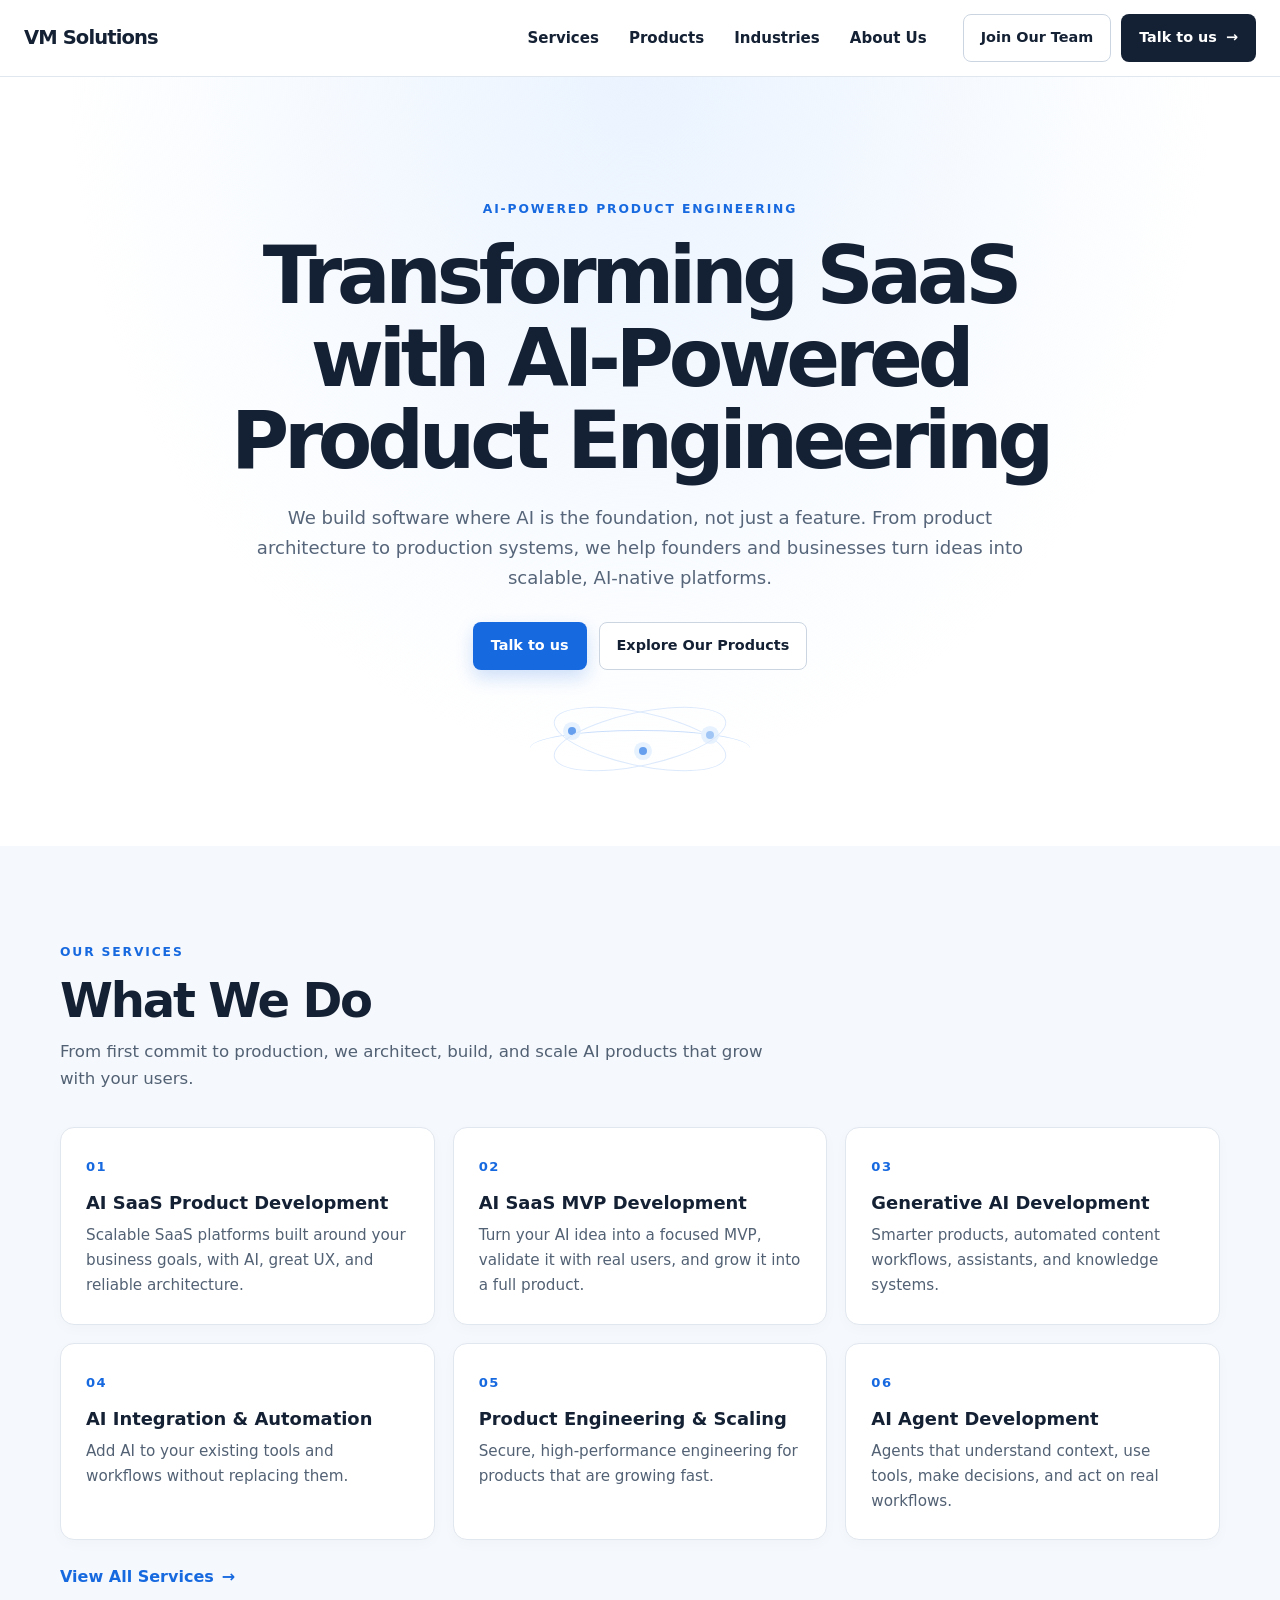
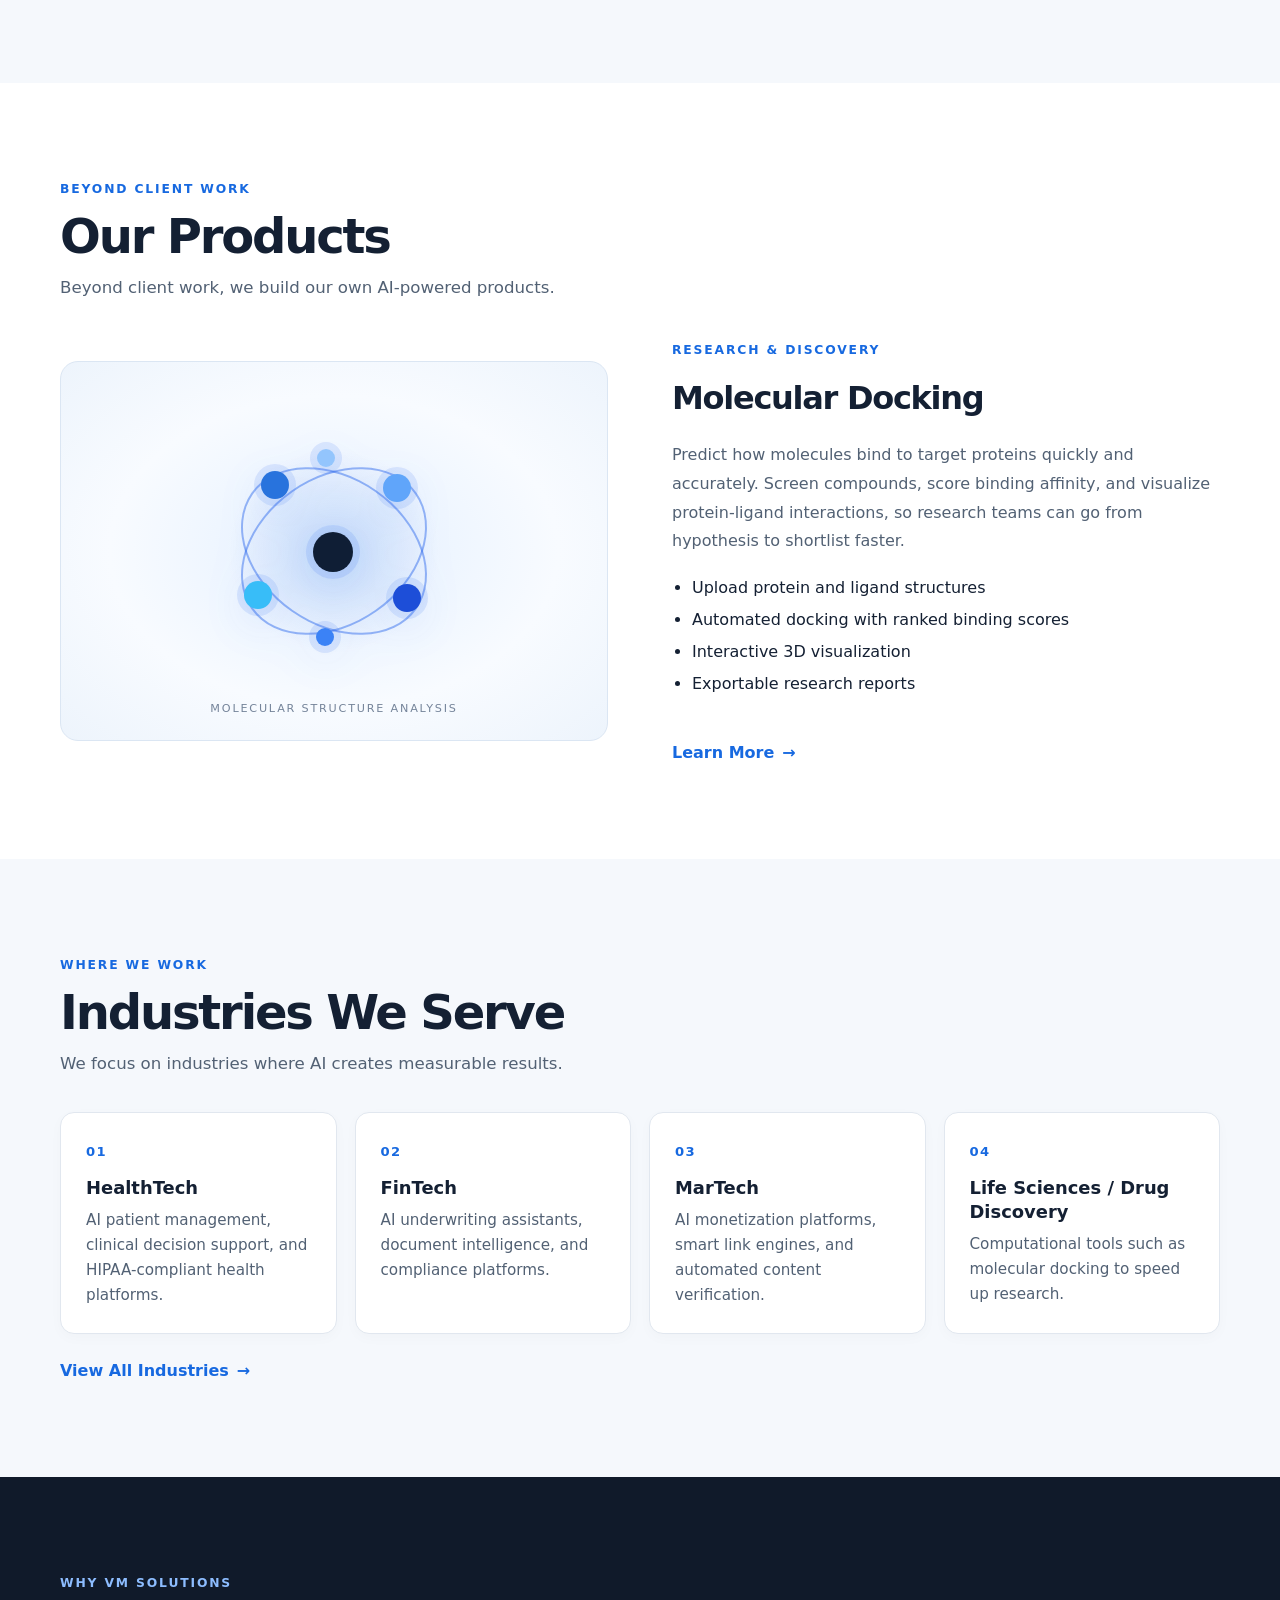
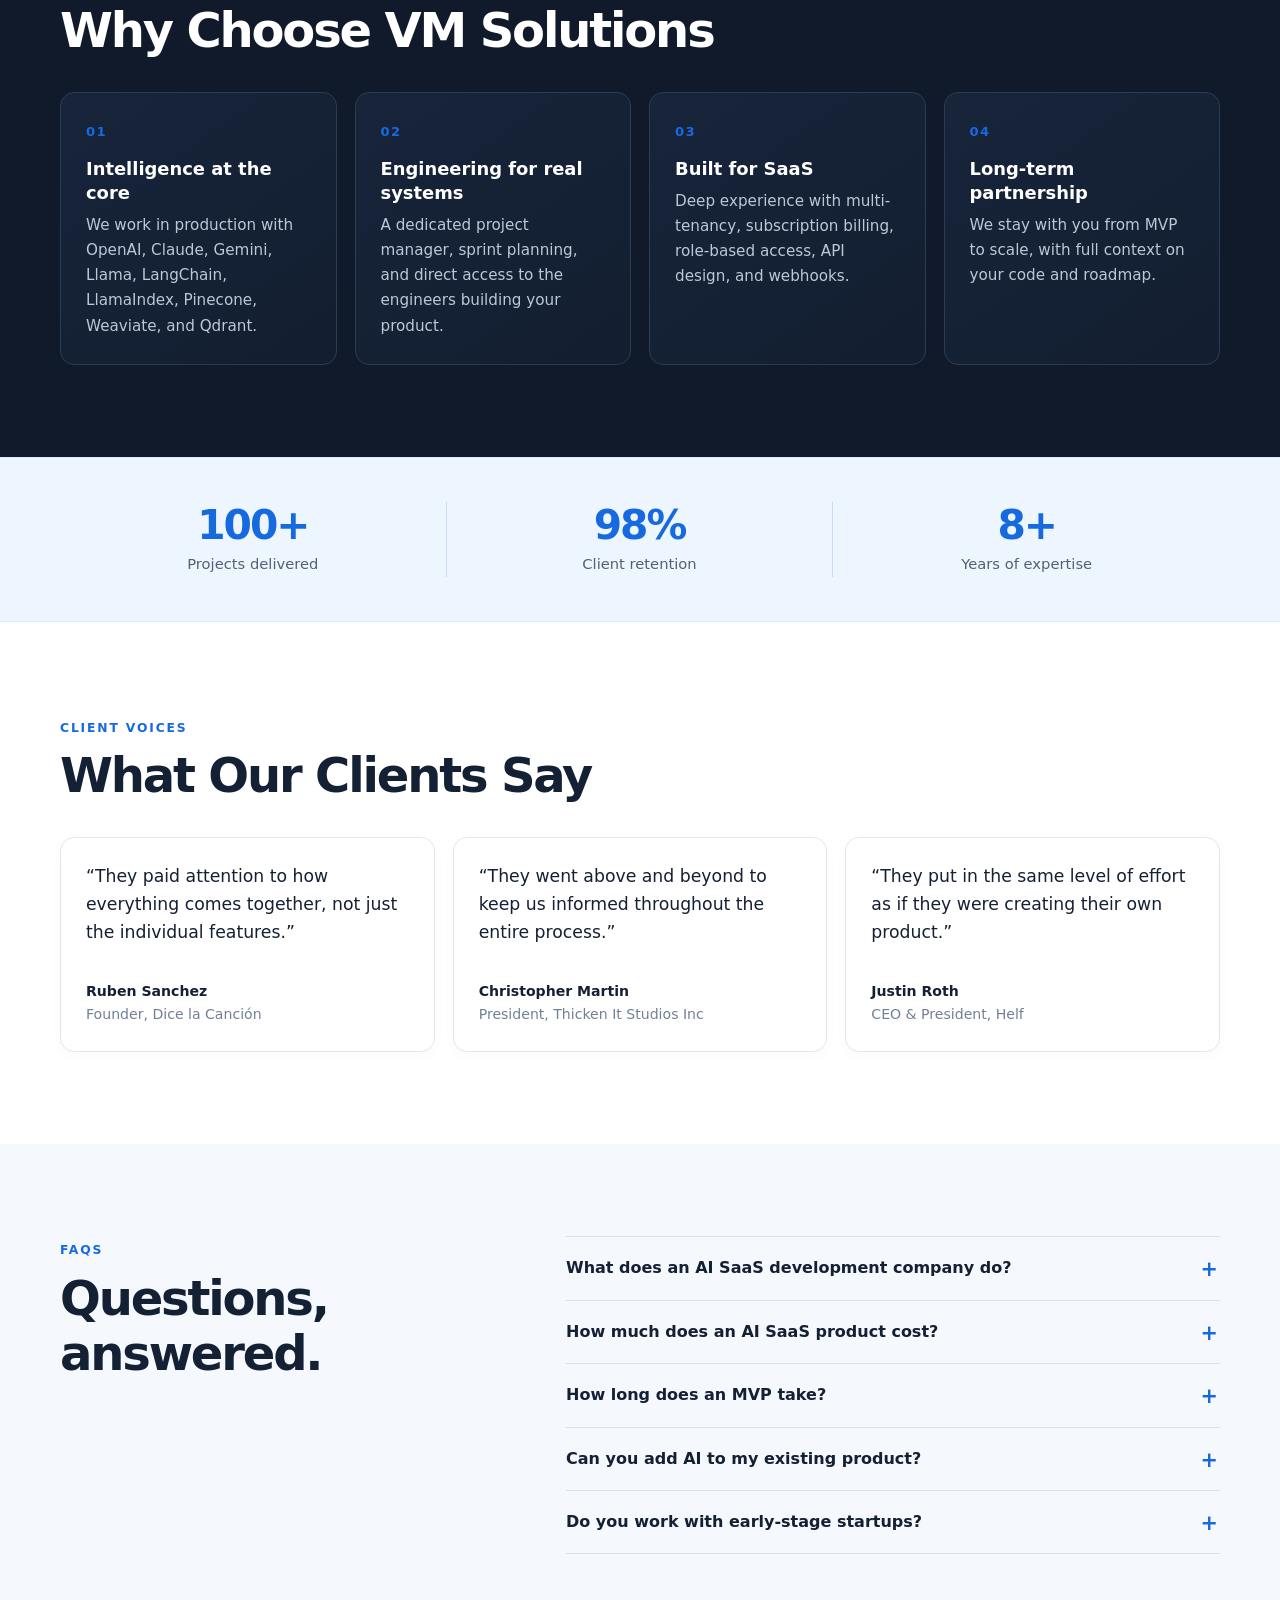
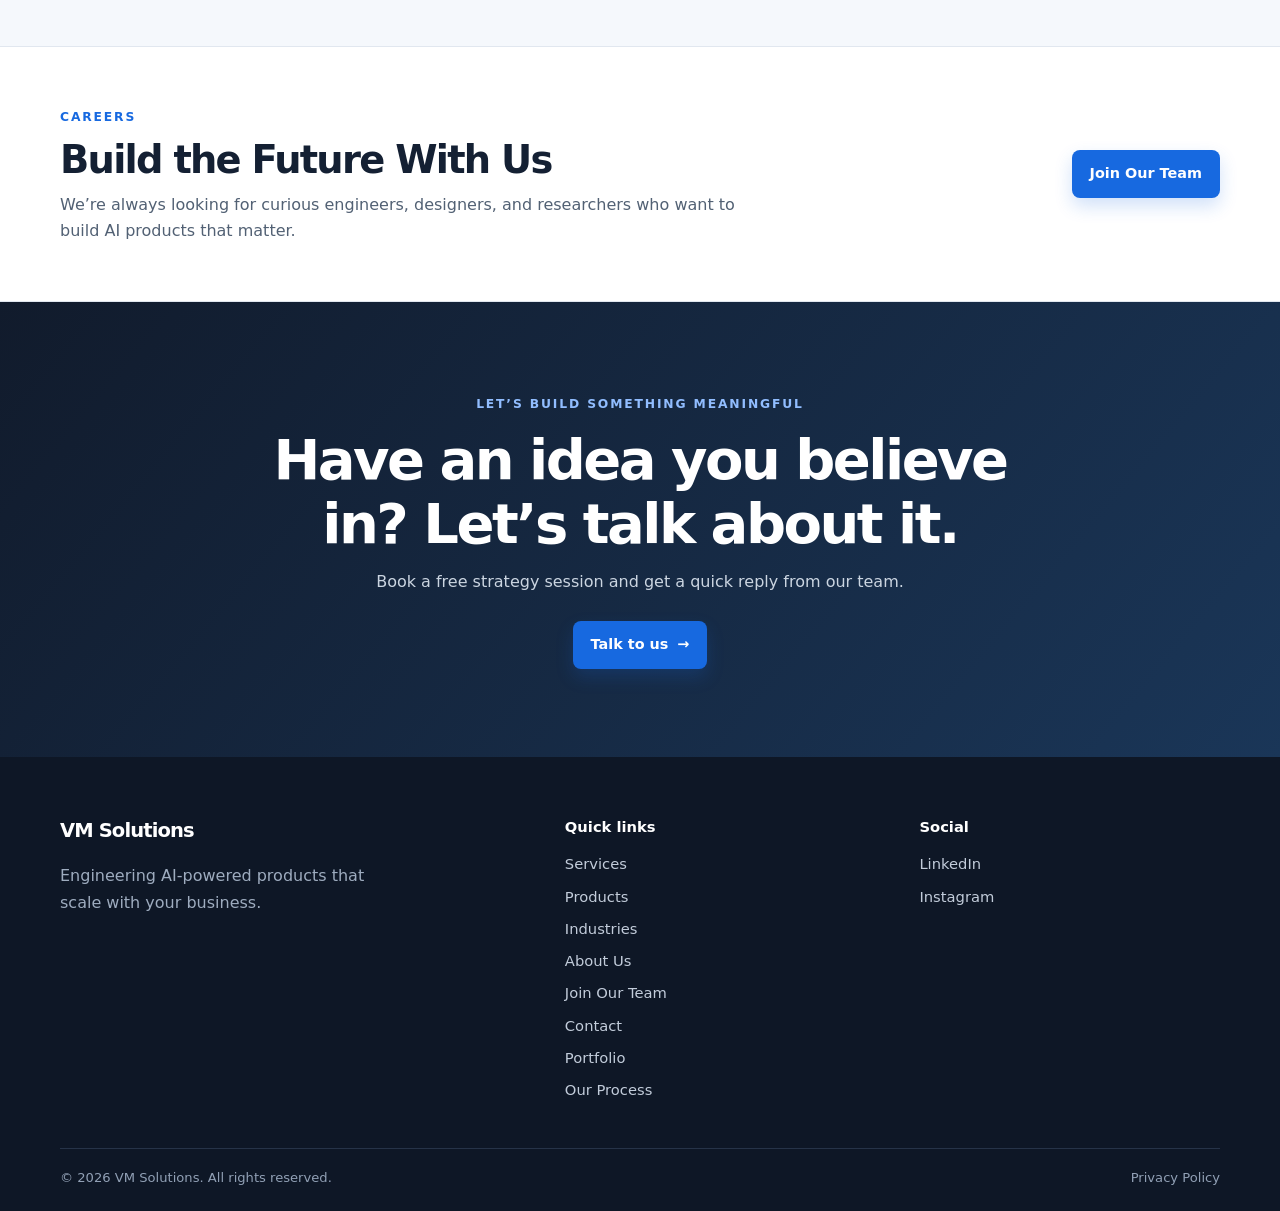
<file: index.html>
<!doctype html>
<html lang="en">
<head>
  <meta charset="utf-8">
  <meta name="viewport" content="width=device-width, initial-scale=1">
  <meta name="description" content="VM Solutions builds AI-powered SaaS products and scalable software platforms.">
  <title>VM Solutions | AI-Powered Product Engineering</title>
  <link rel="stylesheet" href="styles.css">
  <script src="script.js" defer></script>
</head>
<body>
  <header class="site-header">
    <div class="nav-inner">
      <a class="brand" href="#home">VM Solutions</a>
      <button class="menu-toggle" type="button" aria-label="Open menu" aria-expanded="false" aria-controls="main-nav"><span></span><span></span><span></span></button>
      <nav class="main-nav" id="main-nav" aria-label="Main navigation">
        <a href="services.html">Services</a><a href="products.html">Products</a><a href="industries.html">Industries</a><a href="about.html">About Us</a>
        <div class="mobile-actions"><a class="button button-outline" href="about.html#careers">Join Our Team</a><a class="button button-dark" href="contact.html">Talk to us</a></div>
      </nav>
      <div class="nav-actions"><a class="button button-outline" href="about.html#careers">Join Our Team</a><a class="button button-dark" href="contact.html">Talk to us <span aria-hidden="true">→</span></a></div>
    </div>
  </header>

  <main>
    <section class="hero" id="home"><div class="container hero-content"><span class="eyebrow">AI-powered product engineering</span><h1>Transforming SaaS with AI-Powered Product Engineering</h1><p>We build software where AI is the foundation, not just a feature. From product architecture to production systems, we help founders and businesses turn ideas into scalable, AI-native platforms.</p><div class="actions"><a class="button button-primary" href="contact.html">Talk to us</a><a class="button button-outline" href="products.html">Explore Our Products</a></div><div class="hero-orbit" aria-hidden="true"><i></i><b></b><span></span></div></div></section>

    <section class="section section-tint" id="services"><div class="container"><div class="section-heading"><span class="eyebrow">Our services</span><h2>What We Do</h2><p>From first commit to production, we architect, build, and scale AI products that grow with your users.</p></div><div class="card-grid three">
      <article class="card"><span class="number">01</span><h3>AI SaaS Product Development</h3><p>Scalable SaaS platforms built around your business goals, with AI, great UX, and reliable architecture.</p></article>
      <article class="card"><span class="number">02</span><h3>AI SaaS MVP Development</h3><p>Turn your AI idea into a focused MVP, validate it with real users, and grow it into a full product.</p></article>
      <article class="card"><span class="number">03</span><h3>Generative AI Development</h3><p>Smarter products, automated content workflows, assistants, and knowledge systems.</p></article>
      <article class="card"><span class="number">04</span><h3>AI Integration &amp; Automation</h3><p>Add AI to your existing tools and workflows without replacing them.</p></article>
      <article class="card"><span class="number">05</span><h3>Product Engineering &amp; Scaling</h3><p>Secure, high-performance engineering for products that are growing fast.</p></article>
      <article class="card"><span class="number">06</span><h3>AI Agent Development</h3><p>Agents that understand context, use tools, make decisions, and act on real workflows.</p></article>
    </div><a class="text-link" href="services.html">View All Services <span aria-hidden="true">→</span></a></div></section>

    <section class="section" id="products"><div class="container"><div class="section-heading"><span class="eyebrow">Beyond client work</span><h2>Our Products</h2><p>Beyond client work, we build our own AI-powered products.</p></div><article class="product-feature"><div class="molecule-panel" aria-hidden="true"><div class="molecule"><i></i><i></i><i></i><i></i><i></i><i></i><b></b></div><span>MOLECULAR STRUCTURE ANALYSIS</span></div><div class="product-copy"><span class="eyebrow">Research &amp; discovery</span><h3>Molecular Docking</h3><p>Predict how molecules bind to target proteins quickly and accurately. Screen compounds, score binding affinity, and visualize protein-ligand interactions, so research teams can go from hypothesis to shortlist faster.</p><ul><li>Upload protein and ligand structures</li><li>Automated docking with ranked binding scores</li><li>Interactive 3D visualization</li><li>Exportable research reports</li></ul><a class="text-link" href="products.html">Learn More <span aria-hidden="true">→</span></a></div></article></div></section>

    <section class="section section-tint" id="industries"><div class="container"><div class="section-heading"><span class="eyebrow">Where we work</span><h2>Industries We Serve</h2><p>We focus on industries where AI creates measurable results.</p></div><div class="card-grid four">
      <article class="card"><span class="number">01</span><h3>HealthTech</h3><p>AI patient management, clinical decision support, and HIPAA-compliant health platforms.</p></article>
      <article class="card"><span class="number">02</span><h3>FinTech</h3><p>AI underwriting assistants, document intelligence, and compliance platforms.</p></article>
      <article class="card"><span class="number">03</span><h3>MarTech</h3><p>AI monetization platforms, smart link engines, and automated content verification.</p></article>
      <article class="card"><span class="number">04</span><h3>Life Sciences / Drug Discovery</h3><p>Computational tools such as molecular docking to speed up research.</p></article>
    </div><a class="text-link" href="industries.html">View All Industries <span aria-hidden="true">→</span></a></div></section>

    <section class="section dark-section" id="about"><div class="container"><div class="section-heading"><span class="eyebrow">Why VM Solutions</span><h2>Why Choose VM Solutions</h2></div><div class="card-grid four">
      <article class="card dark-card"><span class="number">01</span><h3>Intelligence at the core</h3><p>We work in production with OpenAI, Claude, Gemini, Llama, LangChain, LlamaIndex, Pinecone, Weaviate, and Qdrant.</p></article>
      <article class="card dark-card"><span class="number">02</span><h3>Engineering for real systems</h3><p>A dedicated project manager, sprint planning, and direct access to the engineers building your product.</p></article>
      <article class="card dark-card"><span class="number">03</span><h3>Built for SaaS</h3><p>Deep experience with multi-tenancy, subscription billing, role-based access, API design, and webhooks.</p></article>
      <article class="card dark-card"><span class="number">04</span><h3>Long-term partnership</h3><p>We stay with you from MVP to scale, with full context on your code and roadmap.</p></article>
    </div></div></section>

    <section class="stats"><div class="container stats-grid"><div><strong>100+</strong><span>Projects delivered</span></div><div><strong>98%</strong><span>Client retention</span></div><div><strong>8+</strong><span>Years of expertise</span></div></div></section>

    <section class="section"><div class="container"><div class="section-heading"><span class="eyebrow">Client voices</span><h2>What Our Clients Say</h2></div><div class="card-grid three">
      <figure class="card quote"><blockquote>“They paid attention to how everything comes together, not just the individual features.”</blockquote><figcaption><strong>Ruben Sanchez</strong><span>Founder, Dice la Canción</span></figcaption></figure>
      <figure class="card quote"><blockquote>“They went above and beyond to keep us informed throughout the entire process.”</blockquote><figcaption><strong>Christopher Martin</strong><span>President, Thicken It Studios Inc</span></figcaption></figure>
      <figure class="card quote"><blockquote>“They put in the same level of effort as if they were creating their own product.”</blockquote><figcaption><strong>Justin Roth</strong><span>CEO &amp; President, Helf</span></figcaption></figure>
    </div></div></section>

    <section class="section section-tint" id="faq"><div class="container faq-layout"><div class="section-heading"><span class="eyebrow">FAQs</span><h2>Questions, answered.</h2></div><div class="faq-list">
      <details><summary>What does an AI SaaS development company do?</summary><p>We build software with AI in the core architecture, such as intelligent search, automated workflows, and LLM assistants, on scalable SaaS foundations.</p></details>
      <details><summary>How much does an AI SaaS product cost?</summary><p>MVPs typically cost $15,000–$50,000, and full platforms cost $50,000–$200,000+.</p></details>
      <details><summary>How long does an MVP take?</summary><p>About 8–12 weeks, or 6–8 weeks for simpler ones.</p></details>
      <details><summary>Can you add AI to my existing product?</summary><p>Yes, incrementally and with no downtime for your users.</p></details>
      <details><summary>Do you work with early-stage startups?</summary><p>Yes, from solo founders to small pre-seed teams.</p></details>
    </div></div></section>

    <section class="careers"><div class="container careers-inner"><div><span class="eyebrow">Careers</span><h2>Build the Future With Us</h2><p>We’re always looking for curious engineers, designers, and researchers who want to build AI products that matter.</p></div><a class="button button-primary" href="about.html#careers">Join Our Team</a></div></section>
    <section class="cta"><div class="container"><span class="eyebrow">Let’s build something meaningful</span><h2>Have an idea you believe in? Let’s talk about it.</h2><p>Book a free strategy session and get a quick reply from our team.</p><a class="button button-primary" href="contact.html">Talk to us <span aria-hidden="true">→</span></a></div></section>
  </main>

  <footer class="footer"><div class="container footer-grid"><div><a class="brand footer-brand" href="index.html">VM Solutions</a><p>Engineering AI-powered products that scale with your business.</p></div><div><h2>Quick links</h2><a href="services.html">Services</a><a href="products.html">Products</a><a href="industries.html">Industries</a><a href="about.html">About Us</a><a href="about.html#careers">Join Our Team</a><a href="contact.html">Contact</a><a href="portfolio.html">Portfolio</a><a href="process.html">Our Process</a></div><div><h2>Social</h2><a href="https://www.linkedin.com/" target="_blank" rel="noreferrer">LinkedIn</a><a href="https://www.instagram.com/" target="_blank" rel="noreferrer">Instagram</a></div></div><div class="container footer-bottom"><span>© 2026 VM Solutions. All rights reserved.</span><a href="privacy.html">Privacy Policy</a></div></footer>
</body>
</html>
</file>
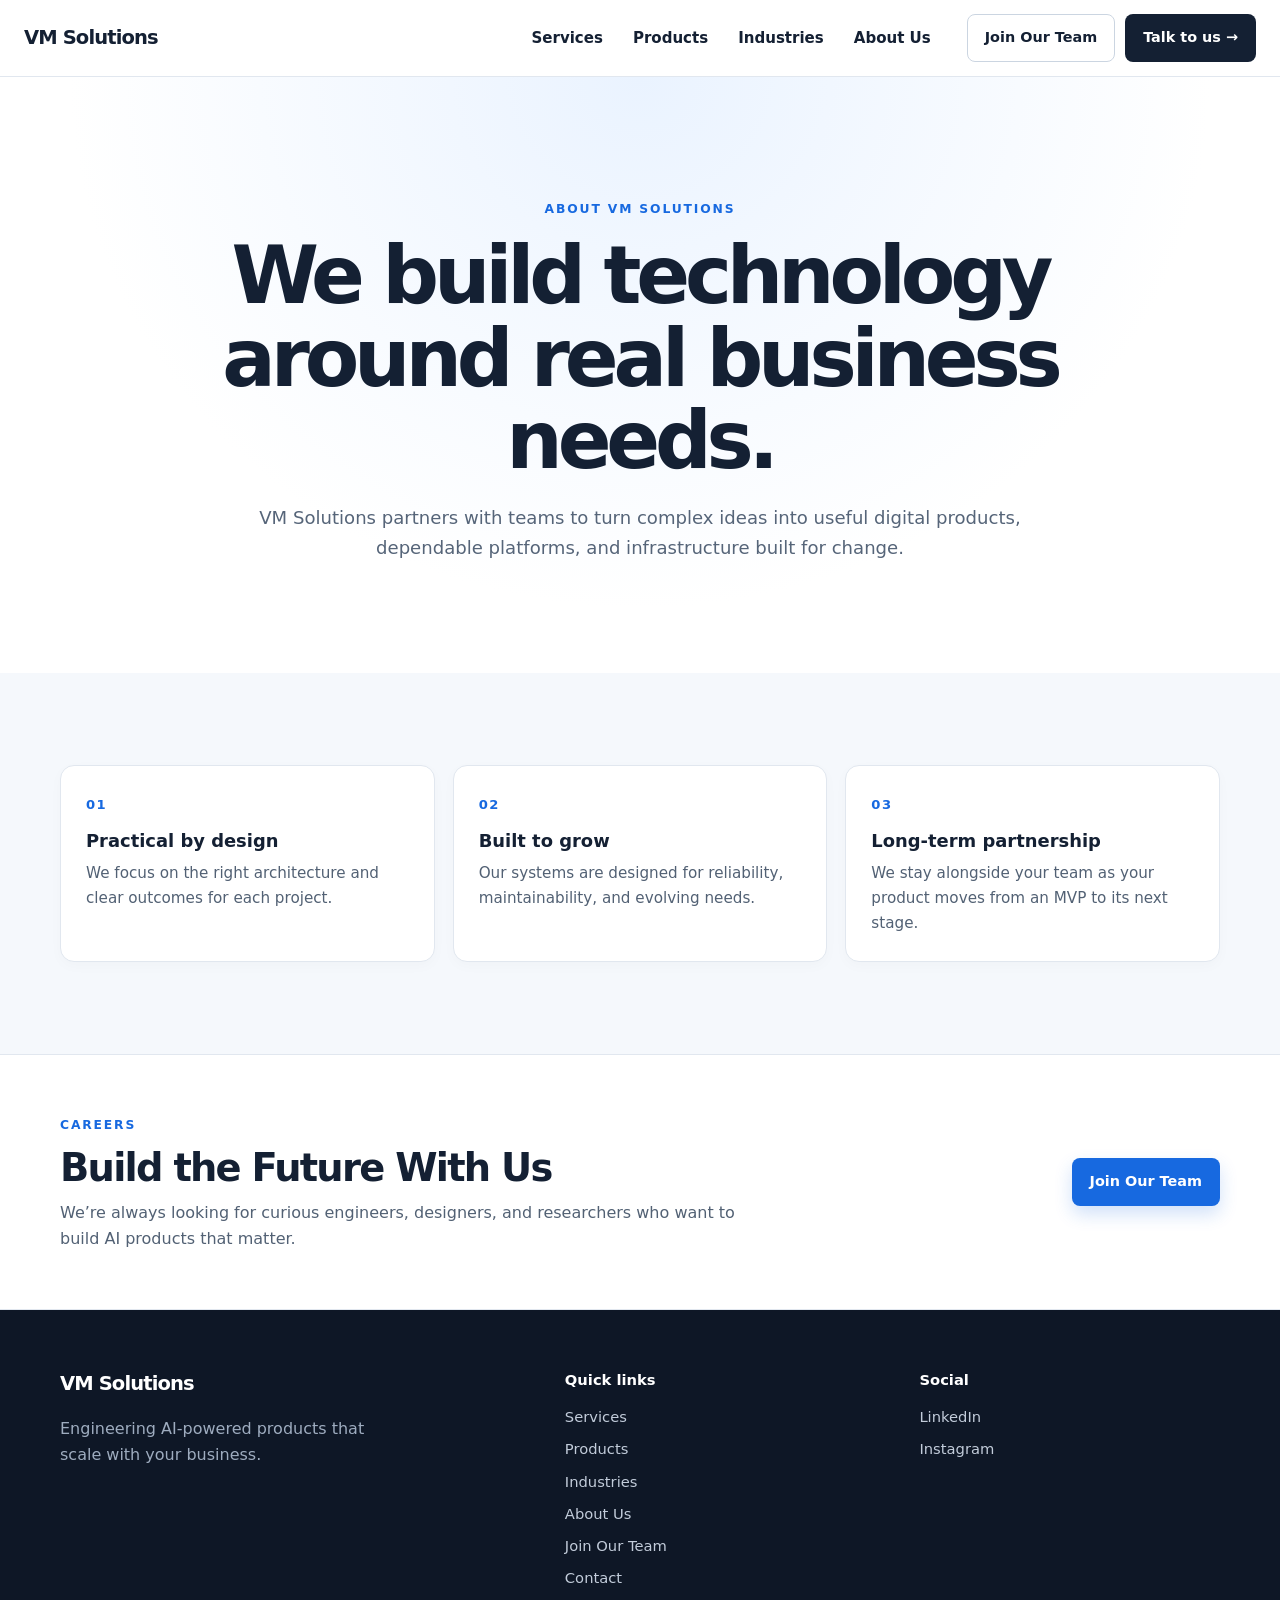
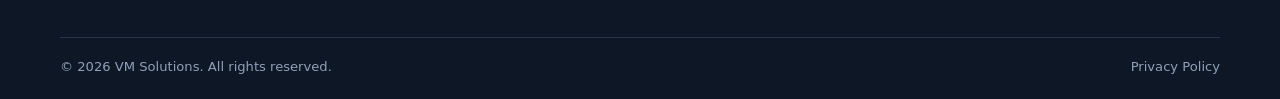
<file: about.html>
<!doctype html><html lang="en"><head><meta charset="utf-8"><meta name="viewport" content="width=device-width,initial-scale=1"><meta name="description" content="Learn about VM Solutions and our AI product engineering approach."><title>About Us | VM Solutions</title><link rel="stylesheet" href="styles.css"><script src="script.js" defer></script></head><body>
<header class="site-header"><div class="nav-inner"><a class="brand" href="index.html">VM Solutions</a><button class="menu-toggle" aria-label="Open menu" aria-expanded="false" aria-controls="main-nav"><span></span><span></span><span></span></button><nav class="main-nav" id="main-nav"><a href="services.html">Services</a><a href="products.html">Products</a><a href="industries.html">Industries</a><a href="about.html">About Us</a><div class="mobile-actions"><a class="button button-outline" href="#careers">Join Our Team</a><a class="button button-dark" href="contact.html">Talk to us</a></div></nav><div class="nav-actions"><a class="button button-outline" href="#careers">Join Our Team</a><a class="button button-dark" href="contact.html">Talk to us →</a></div></div></header>
<main><section class="hero"><div class="container"><span class="eyebrow">About VM Solutions</span><h1>We build technology around real business needs.</h1><p>VM Solutions partners with teams to turn complex ideas into useful digital products, dependable platforms, and infrastructure built for change.</p></div></section><section class="section section-tint"><div class="container card-grid three"><article class="card"><span class="number">01</span><h3>Practical by design</h3><p>We focus on the right architecture and clear outcomes for each project.</p></article><article class="card"><span class="number">02</span><h3>Built to grow</h3><p>Our systems are designed for reliability, maintainability, and evolving needs.</p></article><article class="card"><span class="number">03</span><h3>Long-term partnership</h3><p>We stay alongside your team as your product moves from an MVP to its next stage.</p></article></div></section><section class="careers" id="careers"><div class="container careers-inner"><div><span class="eyebrow">Careers</span><h2>Build the Future With Us</h2><p>We’re always looking for curious engineers, designers, and researchers who want to build AI products that matter.</p></div><a class="button button-primary" href="mailto:hello@vmsolutions.com?subject=Join%20Our%20Team">Join Our Team</a></div></section></main>
<footer class="footer"><div class="container footer-grid"><div><a class="brand footer-brand" href="index.html">VM Solutions</a><p>Engineering AI-powered products that scale with your business.</p></div><div><h2>Quick links</h2><a href="services.html">Services</a><a href="products.html">Products</a><a href="industries.html">Industries</a><a href="about.html">About Us</a><a href="#careers">Join Our Team</a><a href="contact.html">Contact</a></div><div><h2>Social</h2><a href="https://www.linkedin.com/">LinkedIn</a><a href="https://www.instagram.com/">Instagram</a></div></div><div class="container footer-bottom"><span>© 2026 VM Solutions. All rights reserved.</span><a href="privacy.html">Privacy Policy</a></div></footer></body></html>
</file>
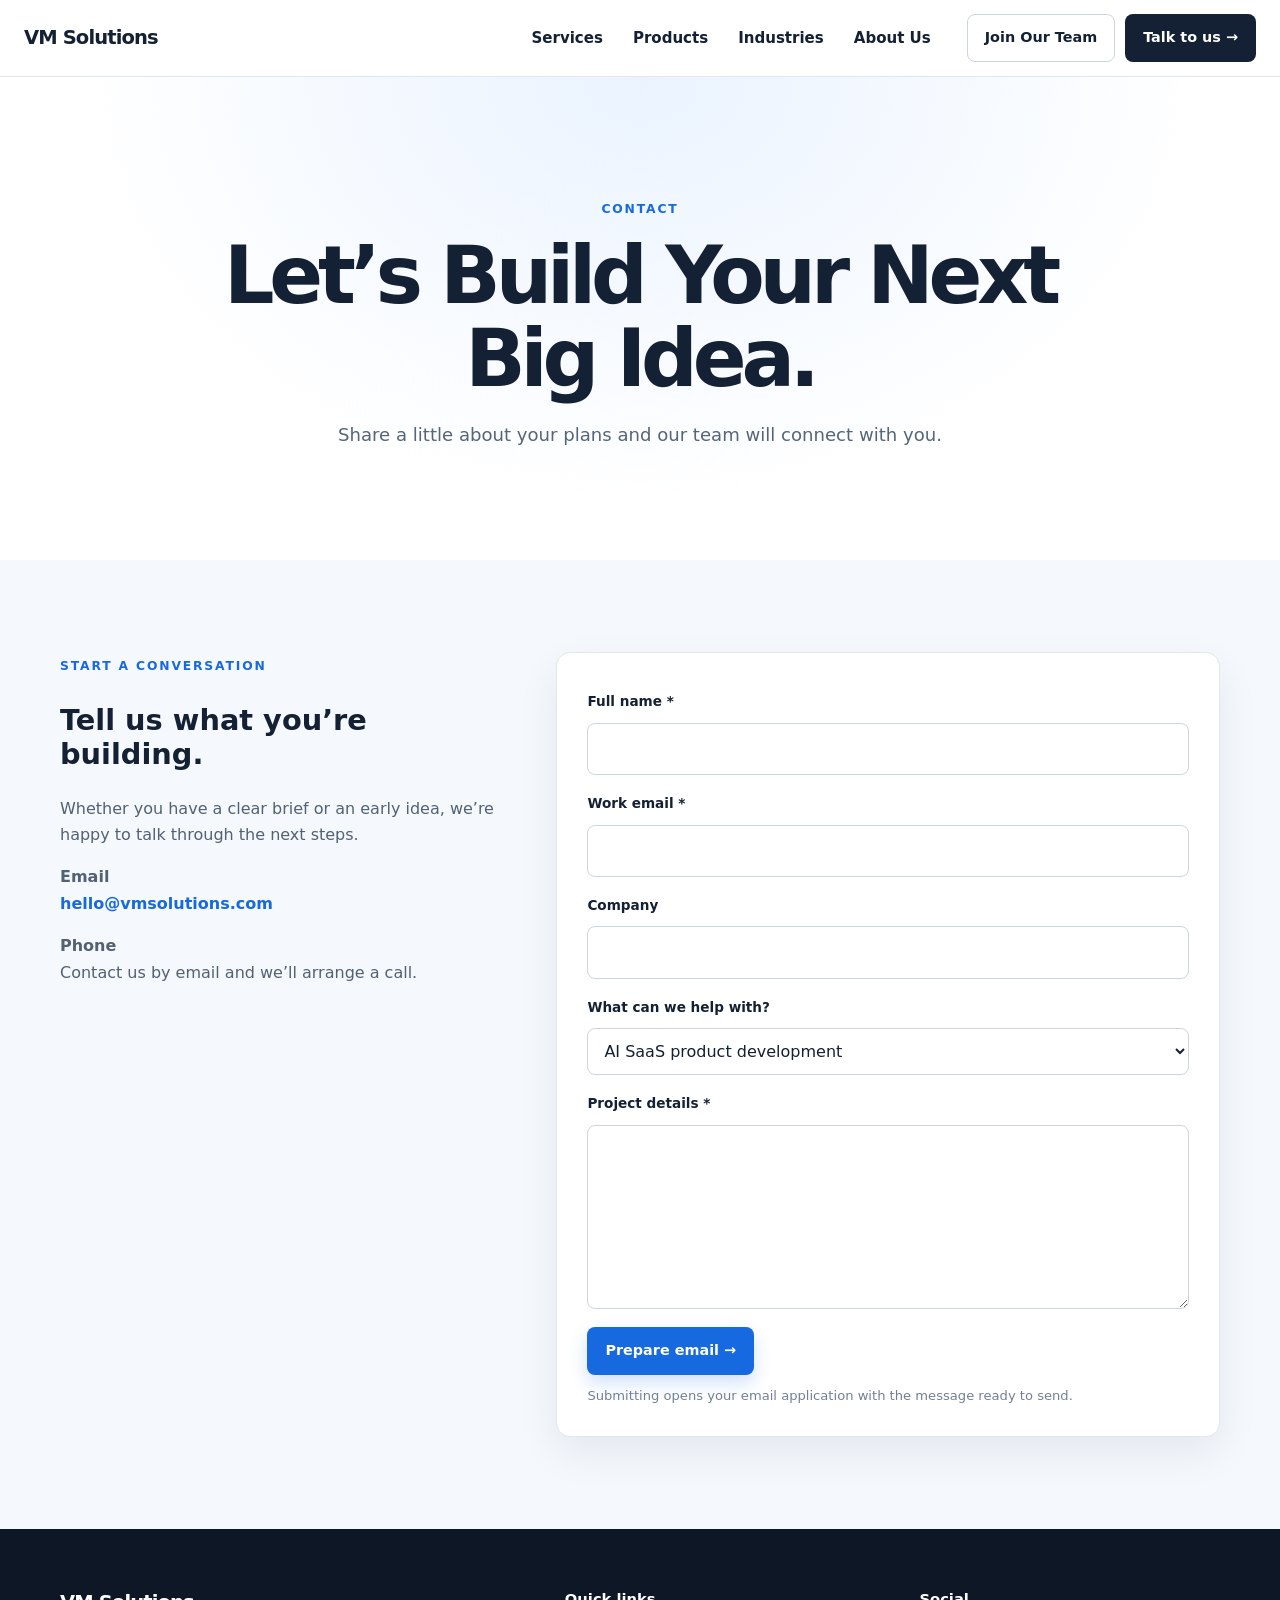
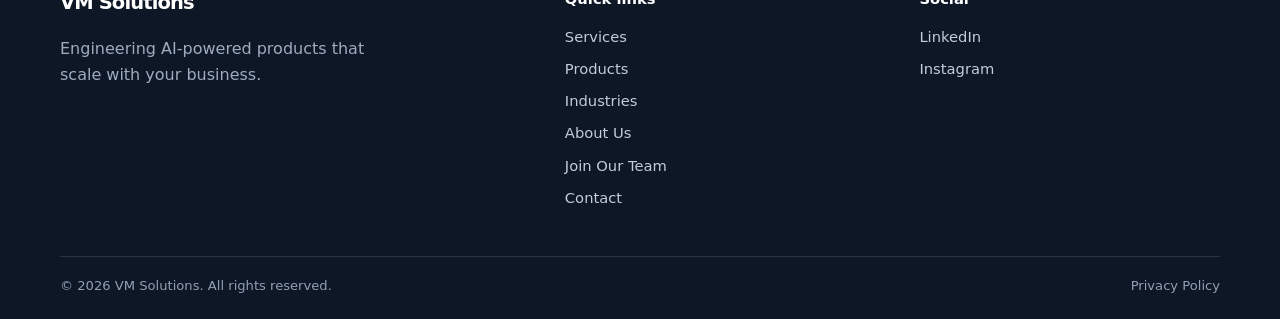
<file: contact.html>
<!doctype html><html lang="en"><head><meta charset="utf-8"><meta name="viewport" content="width=device-width,initial-scale=1"><meta name="description" content="Contact VM Solutions about your AI product or engineering project."><title>Contact | VM Solutions</title><link rel="stylesheet" href="styles.css"><script src="script.js" defer></script></head><body>
<header class="site-header"><div class="nav-inner"><a class="brand" href="index.html">VM Solutions</a><button class="menu-toggle" aria-label="Open menu" aria-expanded="false" aria-controls="main-nav"><span></span><span></span><span></span></button><nav class="main-nav" id="main-nav"><a href="services.html">Services</a><a href="products.html">Products</a><a href="industries.html">Industries</a><a href="about.html">About Us</a><div class="mobile-actions"><a class="button button-outline" href="about.html#careers">Join Our Team</a><a class="button button-dark" href="contact.html">Talk to us</a></div></nav><div class="nav-actions"><a class="button button-outline" href="about.html#careers">Join Our Team</a><a class="button button-dark" href="contact.html">Talk to us →</a></div></div></header>
<main><section class="hero"><div class="container"><span class="eyebrow">Contact</span><h1>Let’s Build Your Next Big Idea.</h1><p>Share a little about your plans and our team will connect with you.</p></div></section><section class="section section-tint"><div class="container contact-layout"><aside class="contact-info"><span class="eyebrow">Start a conversation</span><h2>Tell us what you’re building.</h2><p>Whether you have a clear brief or an early idea, we’re happy to talk through the next steps.</p><p><strong>Email</strong><br><a href="mailto:hello@vmsolutions.com">hello@vmsolutions.com</a></p><p><strong>Phone</strong><br>Contact us by email and we’ll arrange a call.</p></aside><form class="contact-form" id="contact-form"><label for="name">Full name *</label><input id="name" name="name" autocomplete="name" required><label for="email">Work email *</label><input id="email" name="email" type="email" autocomplete="email" required><label for="company">Company</label><input id="company" name="company" autocomplete="organization"><label for="topic">What can we help with?</label><select id="topic" name="topic"><option>AI SaaS product development</option><option>Molecular Docking product inquiry</option><option>AI integration and automation</option><option>General inquiry</option><option>Careers</option></select><label for="message">Project details *</label><textarea id="message" name="message" rows="6" required></textarea><button class="button button-primary" type="submit">Prepare email →</button><p class="form-note">Submitting opens your email application with the message ready to send.</p></form></div></section></main>
<footer class="footer"><div class="container footer-grid"><div><a class="brand footer-brand" href="index.html">VM Solutions</a><p>Engineering AI-powered products that scale with your business.</p></div><div><h2>Quick links</h2><a href="services.html">Services</a><a href="products.html">Products</a><a href="industries.html">Industries</a><a href="about.html">About Us</a><a href="about.html#careers">Join Our Team</a><a href="contact.html">Contact</a></div><div><h2>Social</h2><a href="https://www.linkedin.com/">LinkedIn</a><a href="https://www.instagram.com/">Instagram</a></div></div><div class="container footer-bottom"><span>© 2026 VM Solutions. All rights reserved.</span><a href="privacy.html">Privacy Policy</a></div></footer></body></html>
</file>
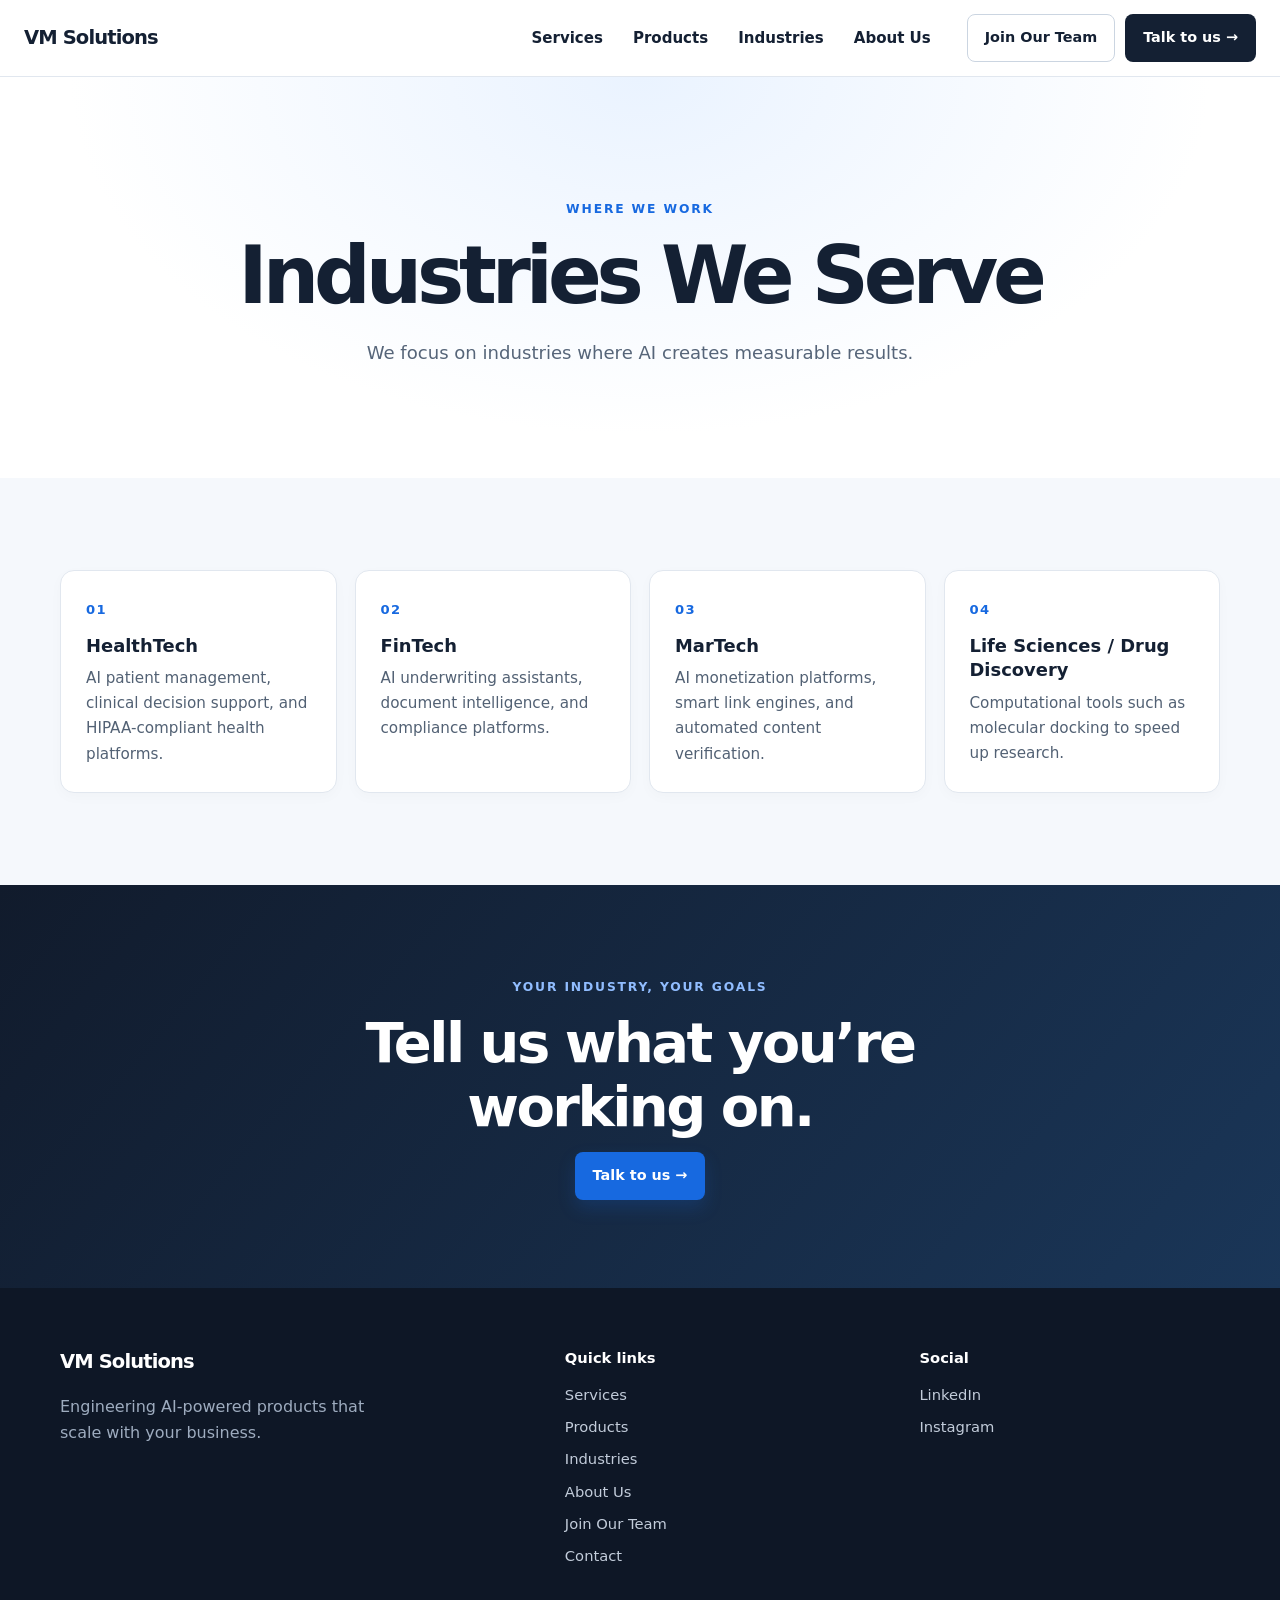
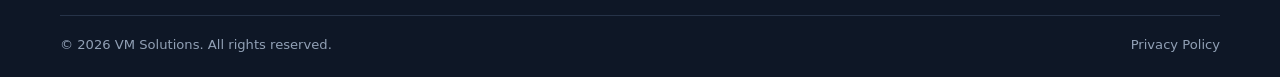
<file: industries.html>
<!doctype html><html lang="en"><head><meta charset="utf-8"><meta name="viewport" content="width=device-width,initial-scale=1"><meta name="description" content="Industries VM Solutions serves with AI-powered software."><title>Industries | VM Solutions</title><link rel="stylesheet" href="styles.css"><script src="script.js" defer></script></head><body>
<header class="site-header"><div class="nav-inner"><a class="brand" href="index.html">VM Solutions</a><button class="menu-toggle" aria-label="Open menu" aria-expanded="false" aria-controls="main-nav"><span></span><span></span><span></span></button><nav class="main-nav" id="main-nav"><a href="services.html">Services</a><a href="products.html">Products</a><a href="industries.html">Industries</a><a href="about.html">About Us</a><div class="mobile-actions"><a class="button button-outline" href="about.html#careers">Join Our Team</a><a class="button button-dark" href="contact.html">Talk to us</a></div></nav><div class="nav-actions"><a class="button button-outline" href="about.html#careers">Join Our Team</a><a class="button button-dark" href="contact.html">Talk to us →</a></div></div></header>
<main><section class="hero"><div class="container"><span class="eyebrow">Where we work</span><h1>Industries We Serve</h1><p>We focus on industries where AI creates measurable results.</p></div></section><section class="section section-tint"><div class="container card-grid four">
<article class="card"><span class="number">01</span><h3>HealthTech</h3><p>AI patient management, clinical decision support, and HIPAA-compliant health platforms.</p></article><article class="card"><span class="number">02</span><h3>FinTech</h3><p>AI underwriting assistants, document intelligence, and compliance platforms.</p></article><article class="card"><span class="number">03</span><h3>MarTech</h3><p>AI monetization platforms, smart link engines, and automated content verification.</p></article><article class="card"><span class="number">04</span><h3>Life Sciences / Drug Discovery</h3><p>Computational tools such as molecular docking to speed up research.</p></article>
</div></section><section class="cta"><div class="container"><span class="eyebrow">Your industry, your goals</span><h2>Tell us what you’re working on.</h2><a class="button button-primary" href="contact.html">Talk to us →</a></div></section></main>
<footer class="footer"><div class="container footer-grid"><div><a class="brand footer-brand" href="index.html">VM Solutions</a><p>Engineering AI-powered products that scale with your business.</p></div><div><h2>Quick links</h2><a href="services.html">Services</a><a href="products.html">Products</a><a href="industries.html">Industries</a><a href="about.html">About Us</a><a href="about.html#careers">Join Our Team</a><a href="contact.html">Contact</a></div><div><h2>Social</h2><a href="https://www.linkedin.com/">LinkedIn</a><a href="https://www.instagram.com/">Instagram</a></div></div><div class="container footer-bottom"><span>© 2026 VM Solutions. All rights reserved.</span><a href="privacy.html">Privacy Policy</a></div></footer></body></html>
</file>
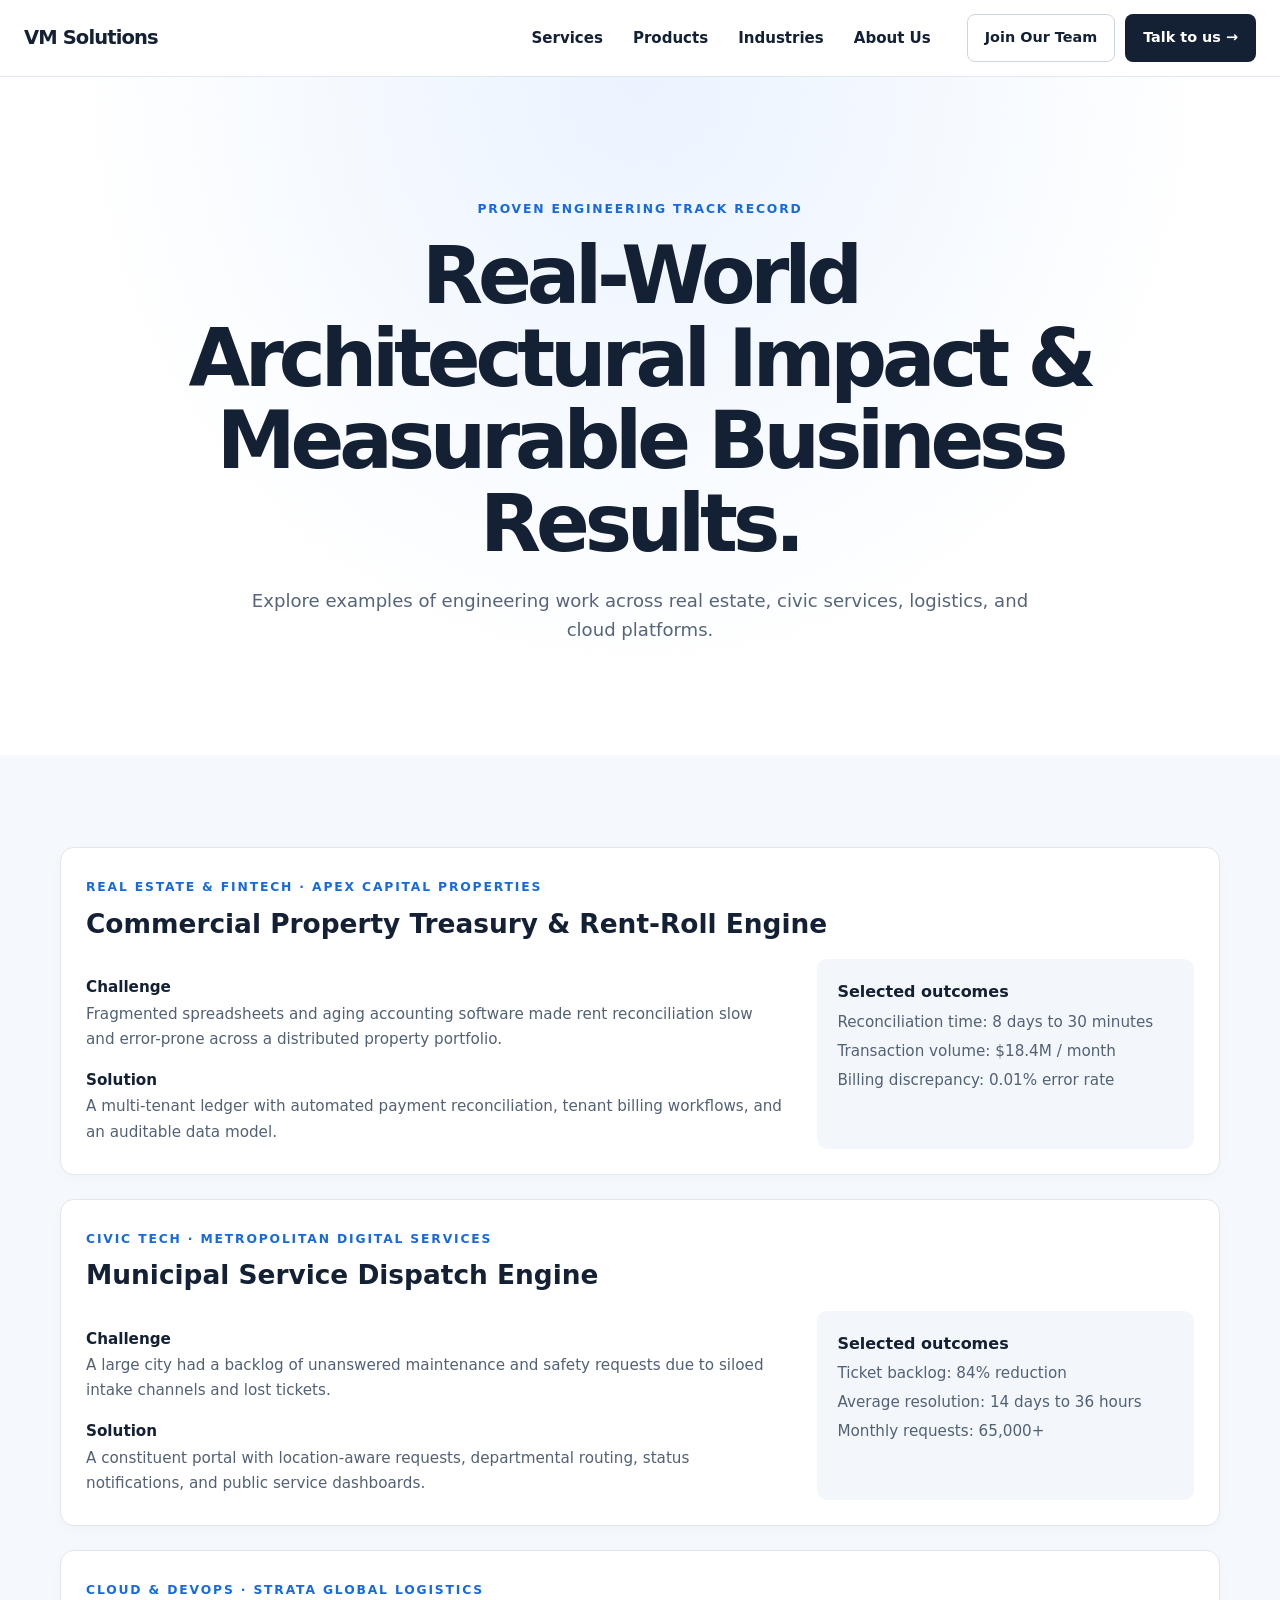
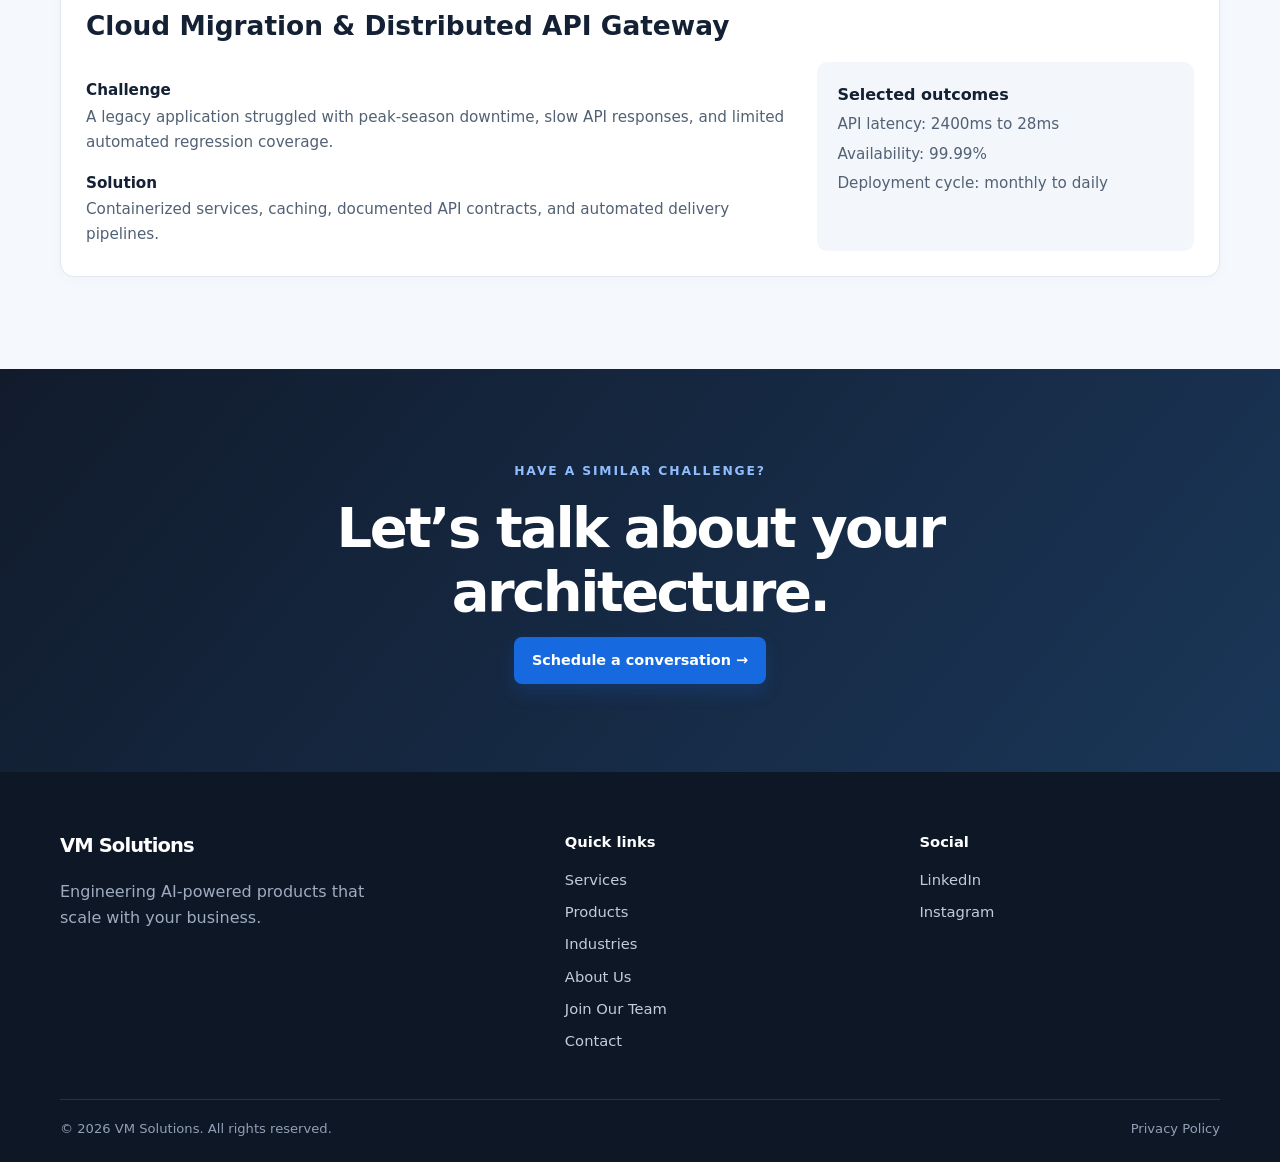
<file: portfolio.html>
<!doctype html><html lang="en"><head><meta charset="utf-8"><meta name="viewport" content="width=device-width,initial-scale=1"><title>Portfolio | VM Solutions</title><link rel="stylesheet" href="styles.css"><script src="script.js" defer></script></head><body>
<header class="site-header"><div class="nav-inner"><a class="brand" href="index.html">VM Solutions</a><button class="menu-toggle" aria-label="Open menu" aria-expanded="false" aria-controls="main-nav"><span></span><span></span><span></span></button><nav class="main-nav" id="main-nav"><a href="services.html">Services</a><a href="products.html">Products</a><a href="industries.html">Industries</a><a href="about.html">About Us</a><div class="mobile-actions"><a class="button button-outline" href="about.html#careers">Join Our Team</a><a class="button button-dark" href="contact.html">Talk to us</a></div></nav><div class="nav-actions"><a class="button button-outline" href="about.html#careers">Join Our Team</a><a class="button button-dark" href="contact.html">Talk to us →</a></div></div></header>
<main><section class="hero"><div class="container"><span class="eyebrow">Proven Engineering Track Record</span><h1>Real-World Architectural Impact &amp; Measurable Business Results.</h1><p>Explore examples of engineering work across real estate, civic services, logistics, and cloud platforms.</p></div></section><section class="section section-tint"><div class="container case-list">
<article class="card case-card"><span class="eyebrow">Real Estate &amp; FinTech · Apex Capital Properties</span><h2>Commercial Property Treasury &amp; Rent-Roll Engine</h2><div class="case-columns"><div><h3>Challenge</h3><p>Fragmented spreadsheets and aging accounting software made rent reconciliation slow and error-prone across a distributed property portfolio.</p><h3>Solution</h3><p>A multi-tenant ledger with automated payment reconciliation, tenant billing workflows, and an auditable data model.</p></div><div class="case-result"><strong>Selected outcomes</strong><p>Reconciliation time: 8 days to 30 minutes</p><p>Transaction volume: $18.4M / month</p><p>Billing discrepancy: 0.01% error rate</p></div></div></article>
<article class="card case-card"><span class="eyebrow">Civic Tech · Metropolitan Digital Services</span><h2>Municipal Service Dispatch Engine</h2><div class="case-columns"><div><h3>Challenge</h3><p>A large city had a backlog of unanswered maintenance and safety requests due to siloed intake channels and lost tickets.</p><h3>Solution</h3><p>A constituent portal with location-aware requests, departmental routing, status notifications, and public service dashboards.</p></div><div class="case-result"><strong>Selected outcomes</strong><p>Ticket backlog: 84% reduction</p><p>Average resolution: 14 days to 36 hours</p><p>Monthly requests: 65,000+</p></div></div></article>
<article class="card case-card"><span class="eyebrow">Cloud &amp; DevOps · Strata Global Logistics</span><h2>Cloud Migration &amp; Distributed API Gateway</h2><div class="case-columns"><div><h3>Challenge</h3><p>A legacy application struggled with peak-season downtime, slow API responses, and limited automated regression coverage.</p><h3>Solution</h3><p>Containerized services, caching, documented API contracts, and automated delivery pipelines.</p></div><div class="case-result"><strong>Selected outcomes</strong><p>API latency: 2400ms to 28ms</p><p>Availability: 99.99%</p><p>Deployment cycle: monthly to daily</p></div></div></article>
</div></section><section class="cta"><div class="container"><span class="eyebrow">Have a similar challenge?</span><h2>Let’s talk about your architecture.</h2><a class="button button-primary" href="contact.html">Schedule a conversation →</a></div></section></main>
<footer class="footer"><div class="container footer-grid"><div><a class="brand footer-brand" href="index.html">VM Solutions</a><p>Engineering AI-powered products that scale with your business.</p></div><div><h2>Quick links</h2><a href="services.html">Services</a><a href="products.html">Products</a><a href="industries.html">Industries</a><a href="about.html">About Us</a><a href="about.html#careers">Join Our Team</a><a href="contact.html">Contact</a></div><div><h2>Social</h2><a href="https://www.linkedin.com/">LinkedIn</a><a href="https://www.instagram.com/">Instagram</a></div></div><div class="container footer-bottom"><span>© 2026 VM Solutions. All rights reserved.</span><a href="privacy.html">Privacy Policy</a></div></footer></body></html>
</file>
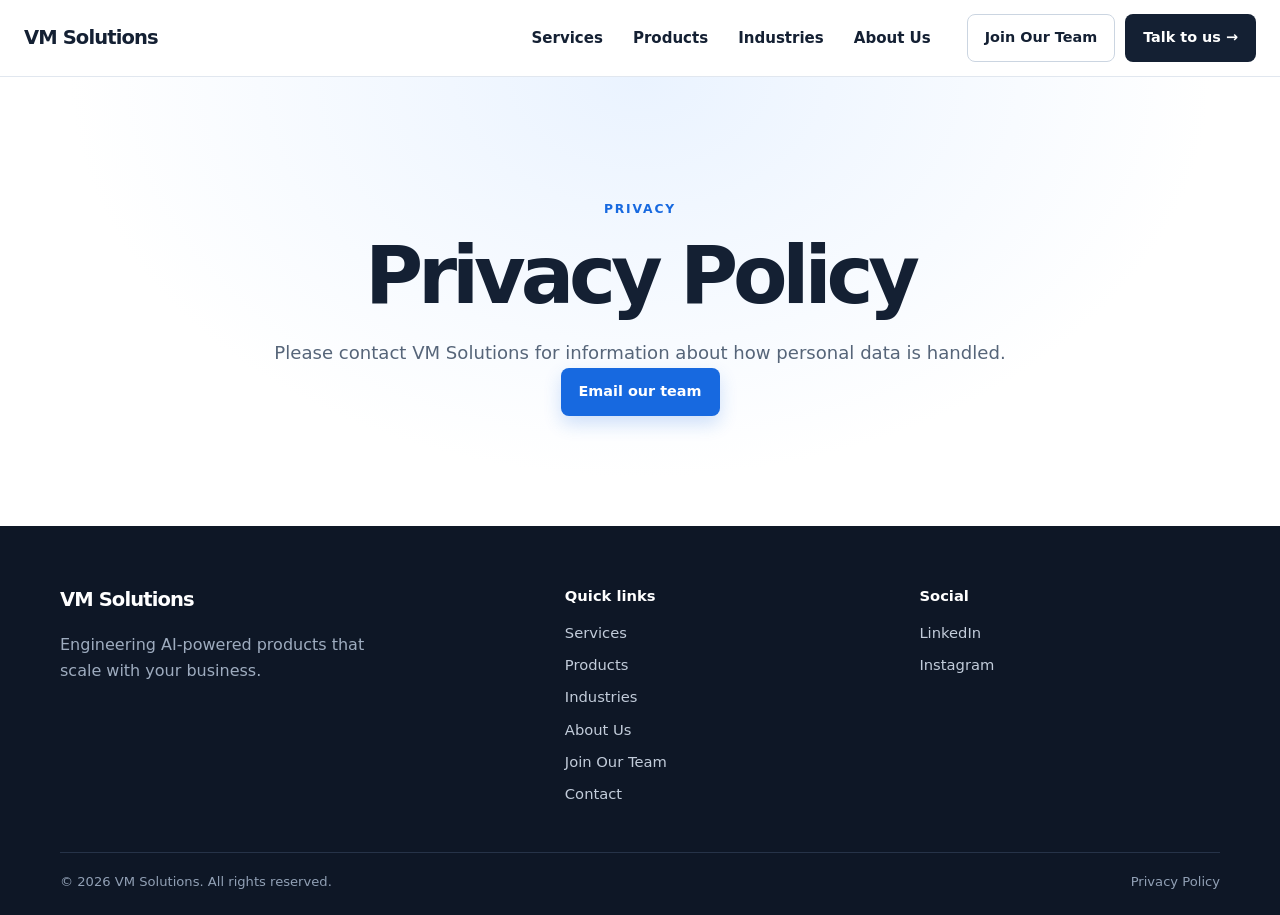
<file: privacy.html>
<!doctype html><html lang="en"><head><meta charset="utf-8"><meta name="viewport" content="width=device-width,initial-scale=1"><meta name="description" content="Contact VM Solutions with questions about privacy."><title>Privacy Policy | VM Solutions</title><link rel="stylesheet" href="styles.css"><script src="script.js" defer></script></head><body>
<header class="site-header"><div class="nav-inner"><a class="brand" href="index.html">VM Solutions</a><button class="menu-toggle" aria-label="Open menu" aria-expanded="false" aria-controls="main-nav"><span></span><span></span><span></span></button><nav class="main-nav" id="main-nav"><a href="services.html">Services</a><a href="products.html">Products</a><a href="industries.html">Industries</a><a href="about.html">About Us</a><div class="mobile-actions"><a class="button button-outline" href="about.html#careers">Join Our Team</a><a class="button button-dark" href="contact.html">Talk to us</a></div></nav><div class="nav-actions"><a class="button button-outline" href="about.html#careers">Join Our Team</a><a class="button button-dark" href="contact.html">Talk to us →</a></div></div></header>
<main><section class="hero"><div class="container"><span class="eyebrow">Privacy</span><h1>Privacy Policy</h1><p>Please contact VM Solutions for information about how personal data is handled.</p><a class="button button-primary" href="mailto:hello@vmsolutions.com?subject=Privacy%20Policy%20Request">Email our team</a></div></section></main>
<footer class="footer"><div class="container footer-grid"><div><a class="brand footer-brand" href="index.html">VM Solutions</a><p>Engineering AI-powered products that scale with your business.</p></div><div><h2>Quick links</h2><a href="services.html">Services</a><a href="products.html">Products</a><a href="industries.html">Industries</a><a href="about.html">About Us</a><a href="about.html#careers">Join Our Team</a><a href="contact.html">Contact</a></div><div><h2>Social</h2><a href="https://www.linkedin.com/">LinkedIn</a><a href="https://www.instagram.com/">Instagram</a></div></div><div class="container footer-bottom"><span>© 2026 VM Solutions. All rights reserved.</span><a href="privacy.html">Privacy Policy</a></div></footer></body></html>
</file>
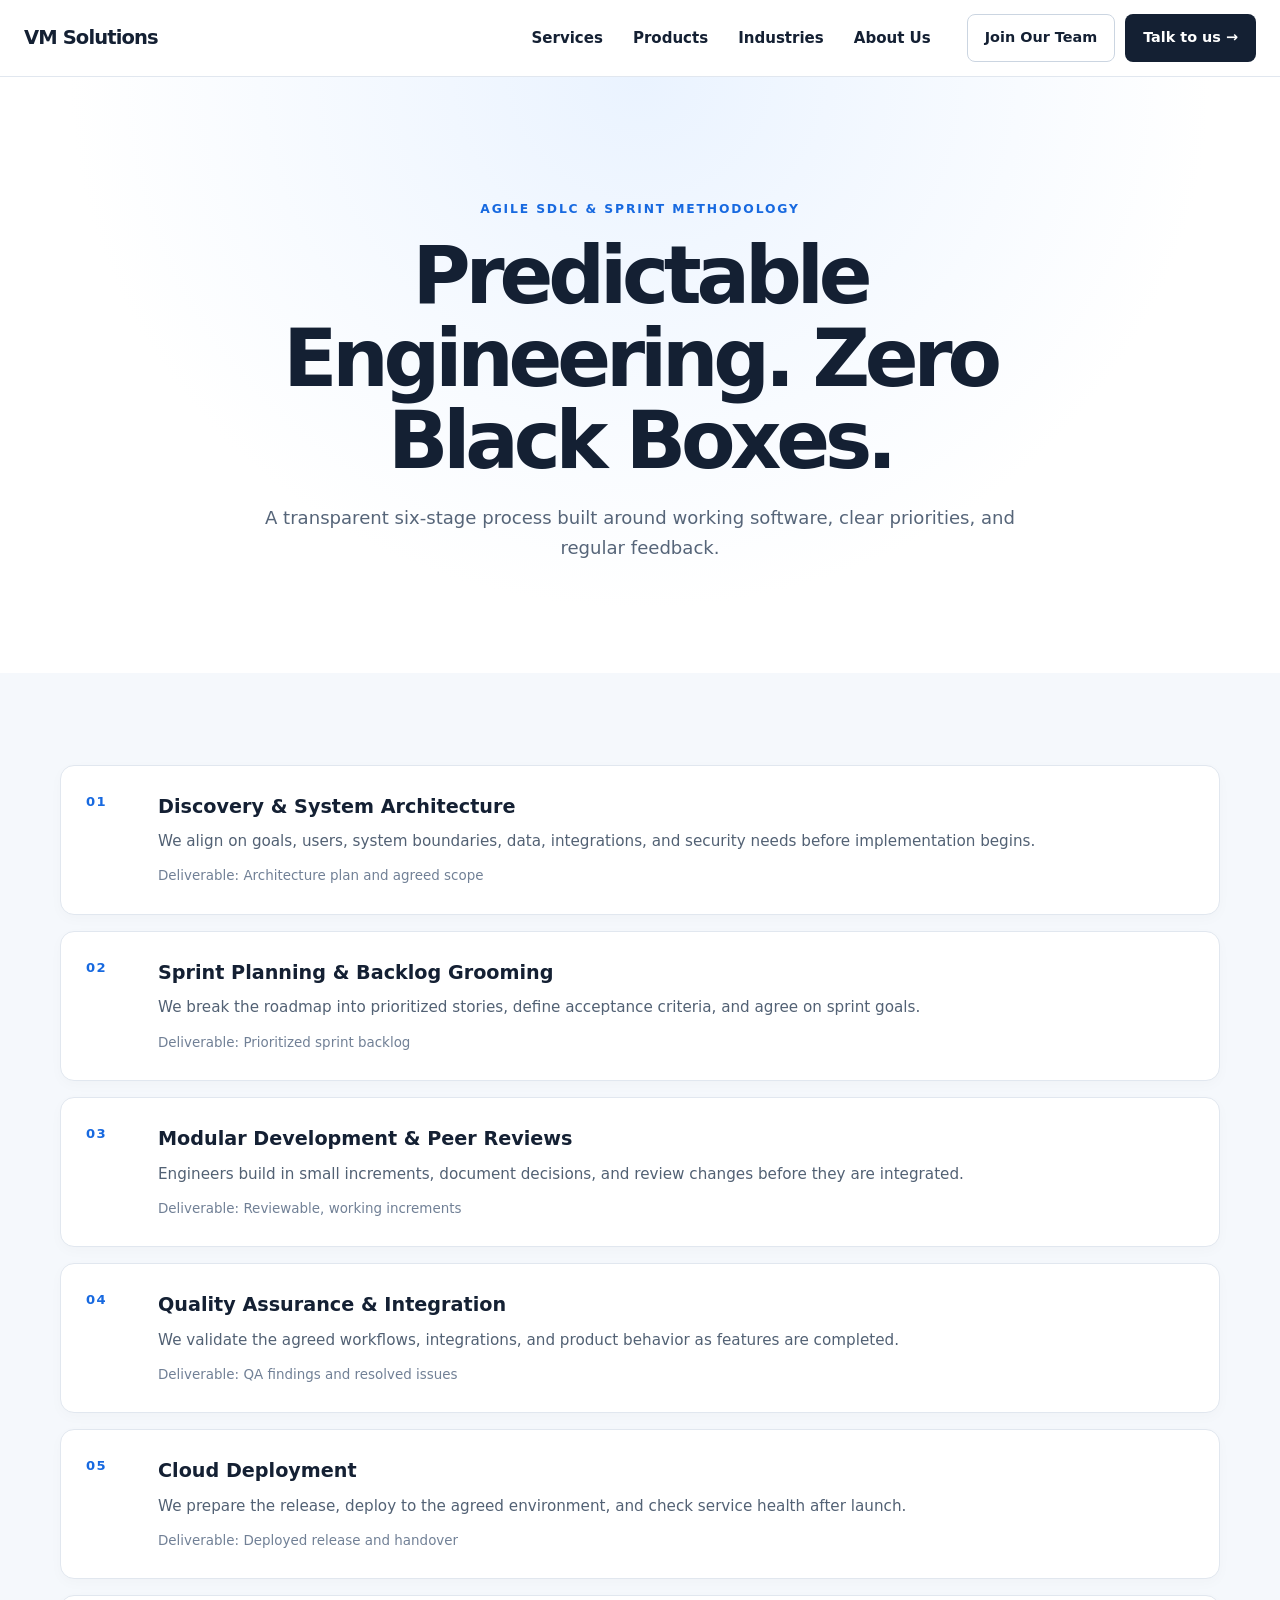
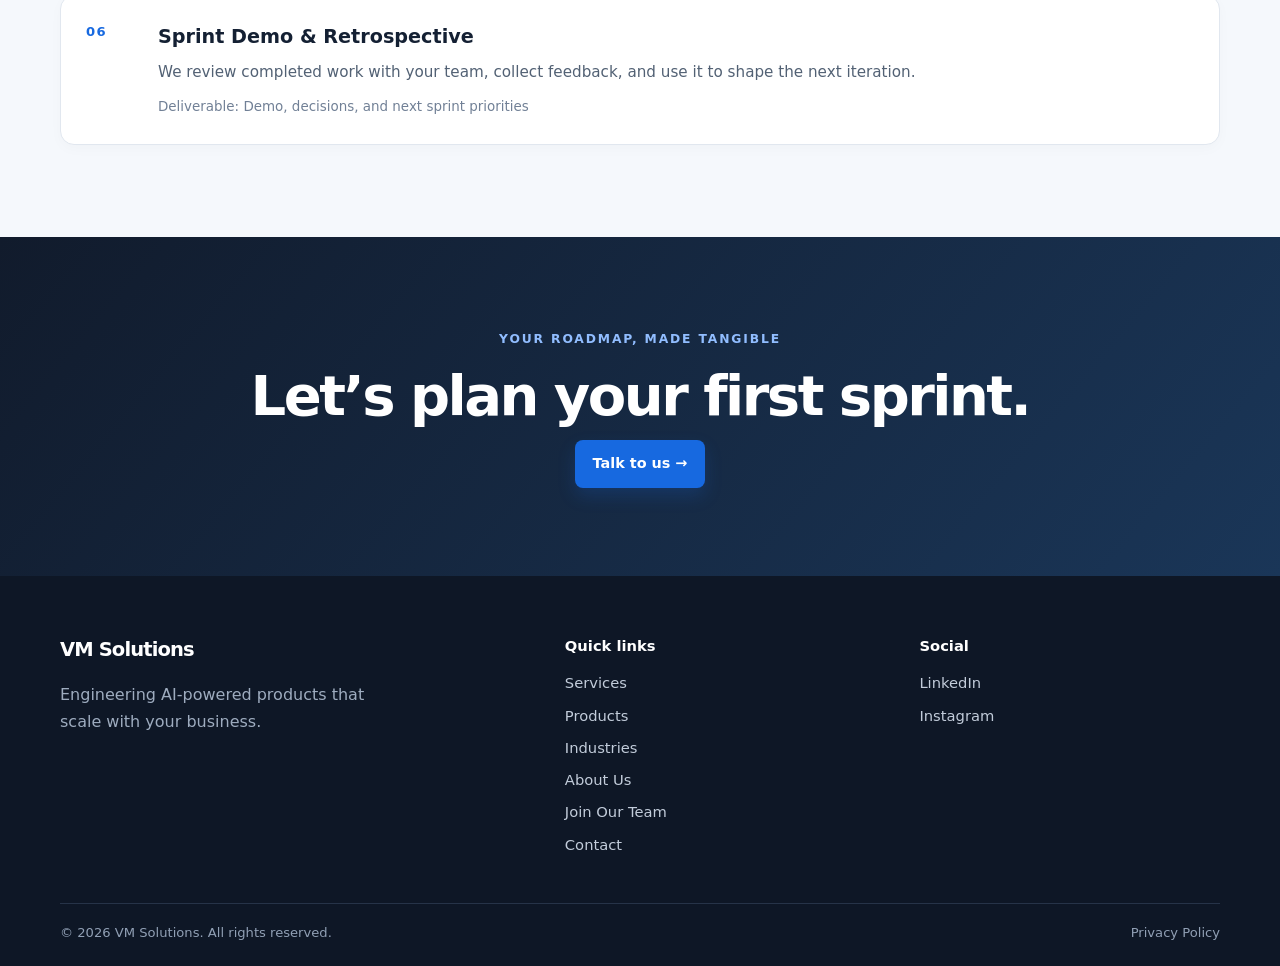
<file: process.html>
<!doctype html><html lang="en"><head><meta charset="utf-8"><meta name="viewport" content="width=device-width,initial-scale=1"><title>Our Process | VM Solutions</title><link rel="stylesheet" href="styles.css"><script src="script.js" defer></script></head><body>
<header class="site-header"><div class="nav-inner"><a class="brand" href="index.html">VM Solutions</a><button class="menu-toggle" aria-label="Open menu" aria-expanded="false" aria-controls="main-nav"><span></span><span></span><span></span></button><nav class="main-nav" id="main-nav"><a href="services.html">Services</a><a href="products.html">Products</a><a href="industries.html">Industries</a><a href="about.html">About Us</a><div class="mobile-actions"><a class="button button-outline" href="about.html#careers">Join Our Team</a><a class="button button-dark" href="contact.html">Talk to us</a></div></nav><div class="nav-actions"><a class="button button-outline" href="about.html#careers">Join Our Team</a><a class="button button-dark" href="contact.html">Talk to us →</a></div></div></header>
<main><section class="hero"><div class="container"><span class="eyebrow">Agile SDLC &amp; Sprint Methodology</span><h1>Predictable Engineering. Zero Black Boxes.</h1><p>A transparent six-stage process built around working software, clear priorities, and regular feedback.</p></div></section><section class="section section-tint"><div class="container process-list">
<article class="card process-card"><span class="number">01</span><div><h2>Discovery &amp; System Architecture</h2><p>We align on goals, users, system boundaries, data, integrations, and security needs before implementation begins.</p><small>Deliverable: Architecture plan and agreed scope</small></div></article>
<article class="card process-card"><span class="number">02</span><div><h2>Sprint Planning &amp; Backlog Grooming</h2><p>We break the roadmap into prioritized stories, define acceptance criteria, and agree on sprint goals.</p><small>Deliverable: Prioritized sprint backlog</small></div></article>
<article class="card process-card"><span class="number">03</span><div><h2>Modular Development &amp; Peer Reviews</h2><p>Engineers build in small increments, document decisions, and review changes before they are integrated.</p><small>Deliverable: Reviewable, working increments</small></div></article>
<article class="card process-card"><span class="number">04</span><div><h2>Quality Assurance &amp; Integration</h2><p>We validate the agreed workflows, integrations, and product behavior as features are completed.</p><small>Deliverable: QA findings and resolved issues</small></div></article>
<article class="card process-card"><span class="number">05</span><div><h2>Cloud Deployment</h2><p>We prepare the release, deploy to the agreed environment, and check service health after launch.</p><small>Deliverable: Deployed release and handover</small></div></article>
<article class="card process-card"><span class="number">06</span><div><h2>Sprint Demo &amp; Retrospective</h2><p>We review completed work with your team, collect feedback, and use it to shape the next iteration.</p><small>Deliverable: Demo, decisions, and next sprint priorities</small></div></article>
</div></section><section class="cta"><div class="container"><span class="eyebrow">Your roadmap, made tangible</span><h2>Let’s plan your first sprint.</h2><a class="button button-primary" href="contact.html">Talk to us →</a></div></section></main>
<footer class="footer"><div class="container footer-grid"><div><a class="brand footer-brand" href="index.html">VM Solutions</a><p>Engineering AI-powered products that scale with your business.</p></div><div><h2>Quick links</h2><a href="services.html">Services</a><a href="products.html">Products</a><a href="industries.html">Industries</a><a href="about.html">About Us</a><a href="about.html#careers">Join Our Team</a><a href="contact.html">Contact</a></div><div><h2>Social</h2><a href="https://www.linkedin.com/">LinkedIn</a><a href="https://www.instagram.com/">Instagram</a></div></div><div class="container footer-bottom"><span>© 2026 VM Solutions. All rights reserved.</span><a href="privacy.html">Privacy Policy</a></div></footer></body></html>
</file>
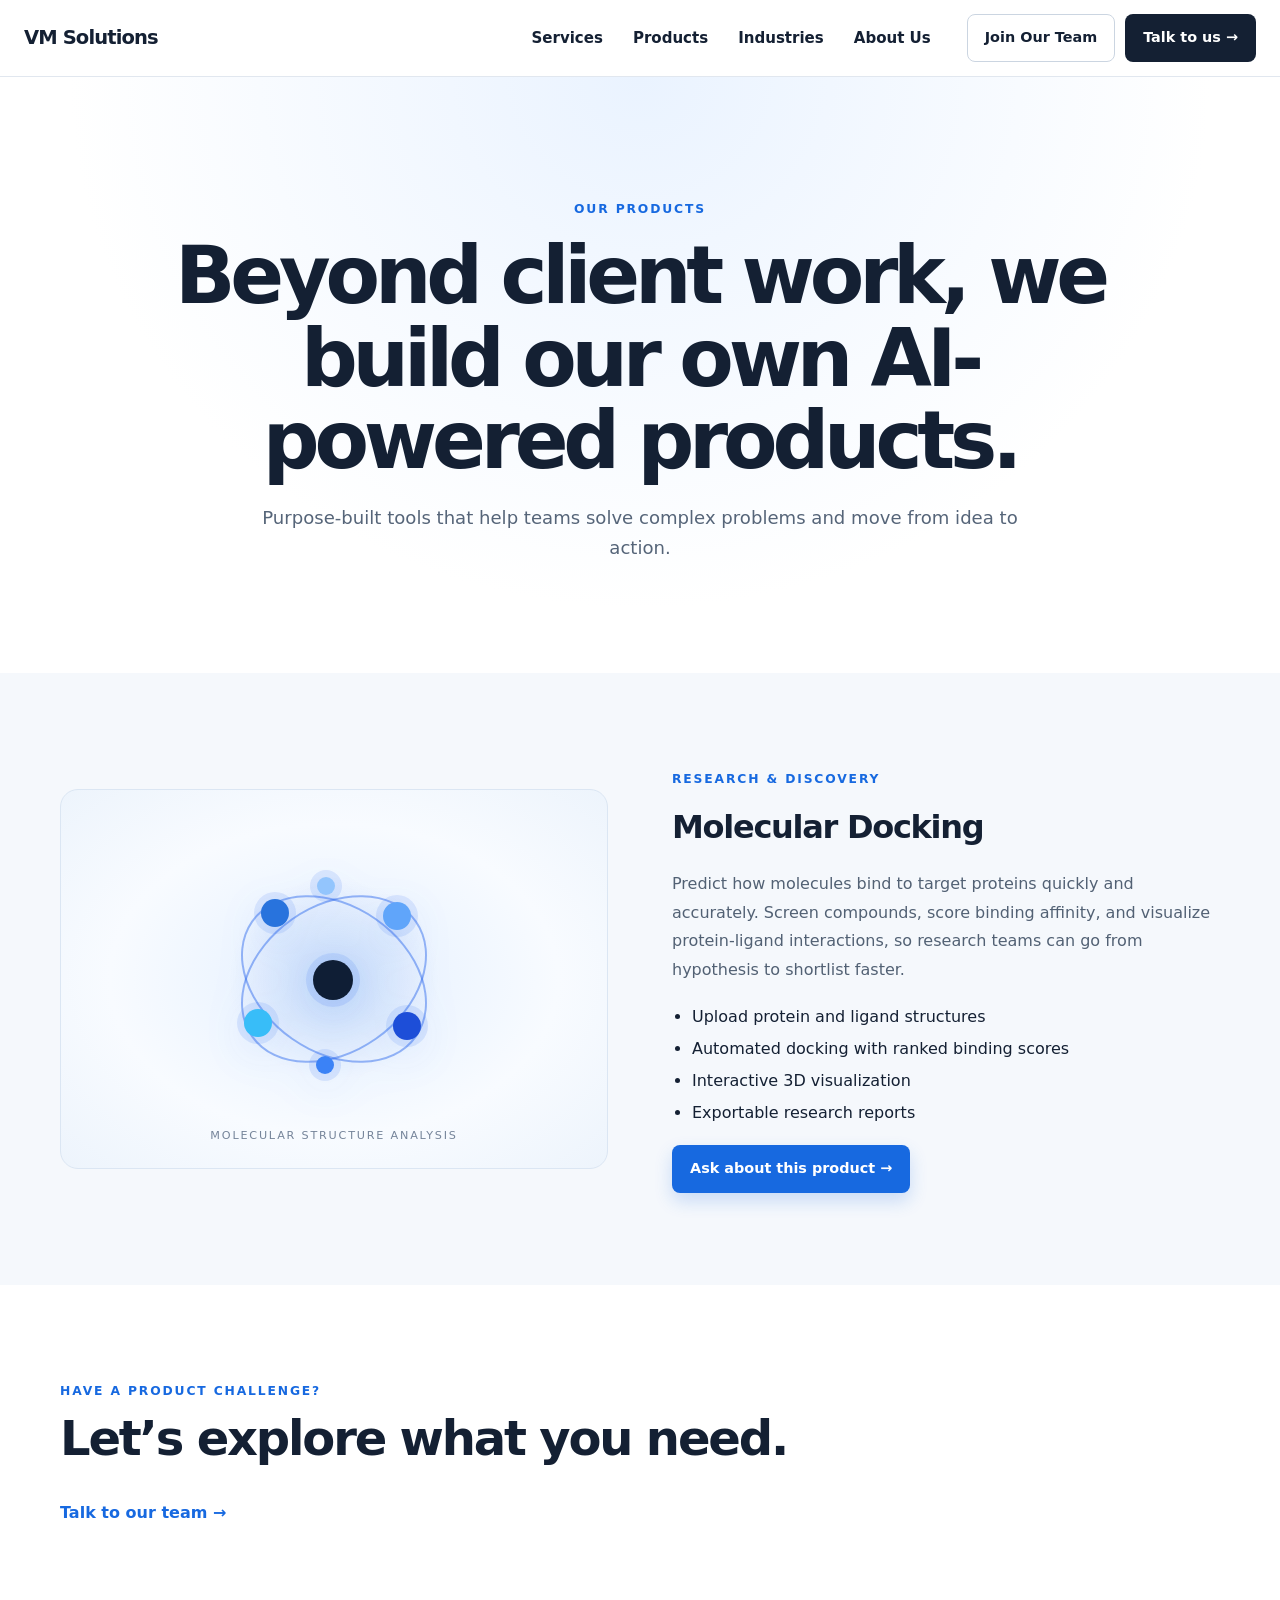
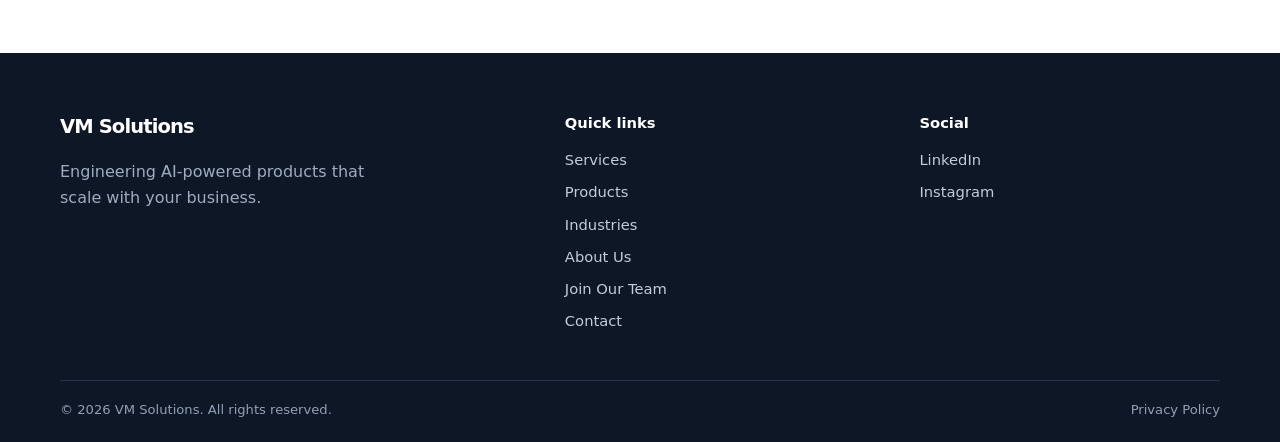
<file: products.html>
<!doctype html><html lang="en"><head><meta charset="utf-8"><meta name="viewport" content="width=device-width,initial-scale=1"><meta name="description" content="AI-powered products by VM Solutions."><title>Products | VM Solutions</title><link rel="stylesheet" href="styles.css"><script src="script.js" defer></script></head><body>
<header class="site-header"><div class="nav-inner"><a class="brand" href="index.html">VM Solutions</a><button class="menu-toggle" aria-label="Open menu" aria-expanded="false" aria-controls="main-nav"><span></span><span></span><span></span></button><nav class="main-nav" id="main-nav"><a href="services.html">Services</a><a href="products.html">Products</a><a href="industries.html">Industries</a><a href="about.html">About Us</a><div class="mobile-actions"><a class="button button-outline" href="about.html#careers">Join Our Team</a><a class="button button-dark" href="contact.html">Talk to us</a></div></nav><div class="nav-actions"><a class="button button-outline" href="about.html#careers">Join Our Team</a><a class="button button-dark" href="contact.html">Talk to us →</a></div></div></header>
<main><section class="hero"><div class="container"><span class="eyebrow">Our products</span><h1>Beyond client work, we build our own AI-powered products.</h1><p>Purpose-built tools that help teams solve complex problems and move from idea to action.</p></div></section><section class="section section-tint"><div class="container"><article class="product-feature"><div class="molecule-panel" aria-hidden="true"><div class="molecule"><i></i><i></i><i></i><i></i><i></i><i></i><b></b></div><span>MOLECULAR STRUCTURE ANALYSIS</span></div><div class="product-copy"><span class="eyebrow">Research &amp; discovery</span><h3>Molecular Docking</h3><p>Predict how molecules bind to target proteins quickly and accurately. Screen compounds, score binding affinity, and visualize protein-ligand interactions, so research teams can go from hypothesis to shortlist faster.</p><ul><li>Upload protein and ligand structures</li><li>Automated docking with ranked binding scores</li><li>Interactive 3D visualization</li><li>Exportable research reports</li></ul><a class="button button-primary" href="contact.html?inquiry=Molecular%20Docking">Ask about this product →</a></div></article></div></section><section class="section"><div class="container section-heading"><span class="eyebrow">Have a product challenge?</span><h2>Let’s explore what you need.</h2><a class="text-link" href="contact.html">Talk to our team →</a></div></section></main>
<footer class="footer"><div class="container footer-grid"><div><a class="brand footer-brand" href="index.html">VM Solutions</a><p>Engineering AI-powered products that scale with your business.</p></div><div><h2>Quick links</h2><a href="services.html">Services</a><a href="products.html">Products</a><a href="industries.html">Industries</a><a href="about.html">About Us</a><a href="about.html#careers">Join Our Team</a><a href="contact.html">Contact</a></div><div><h2>Social</h2><a href="https://www.linkedin.com/">LinkedIn</a><a href="https://www.instagram.com/">Instagram</a></div></div><div class="container footer-bottom"><span>© 2026 VM Solutions. All rights reserved.</span><a href="privacy.html">Privacy Policy</a></div></footer></body></html>
</file>
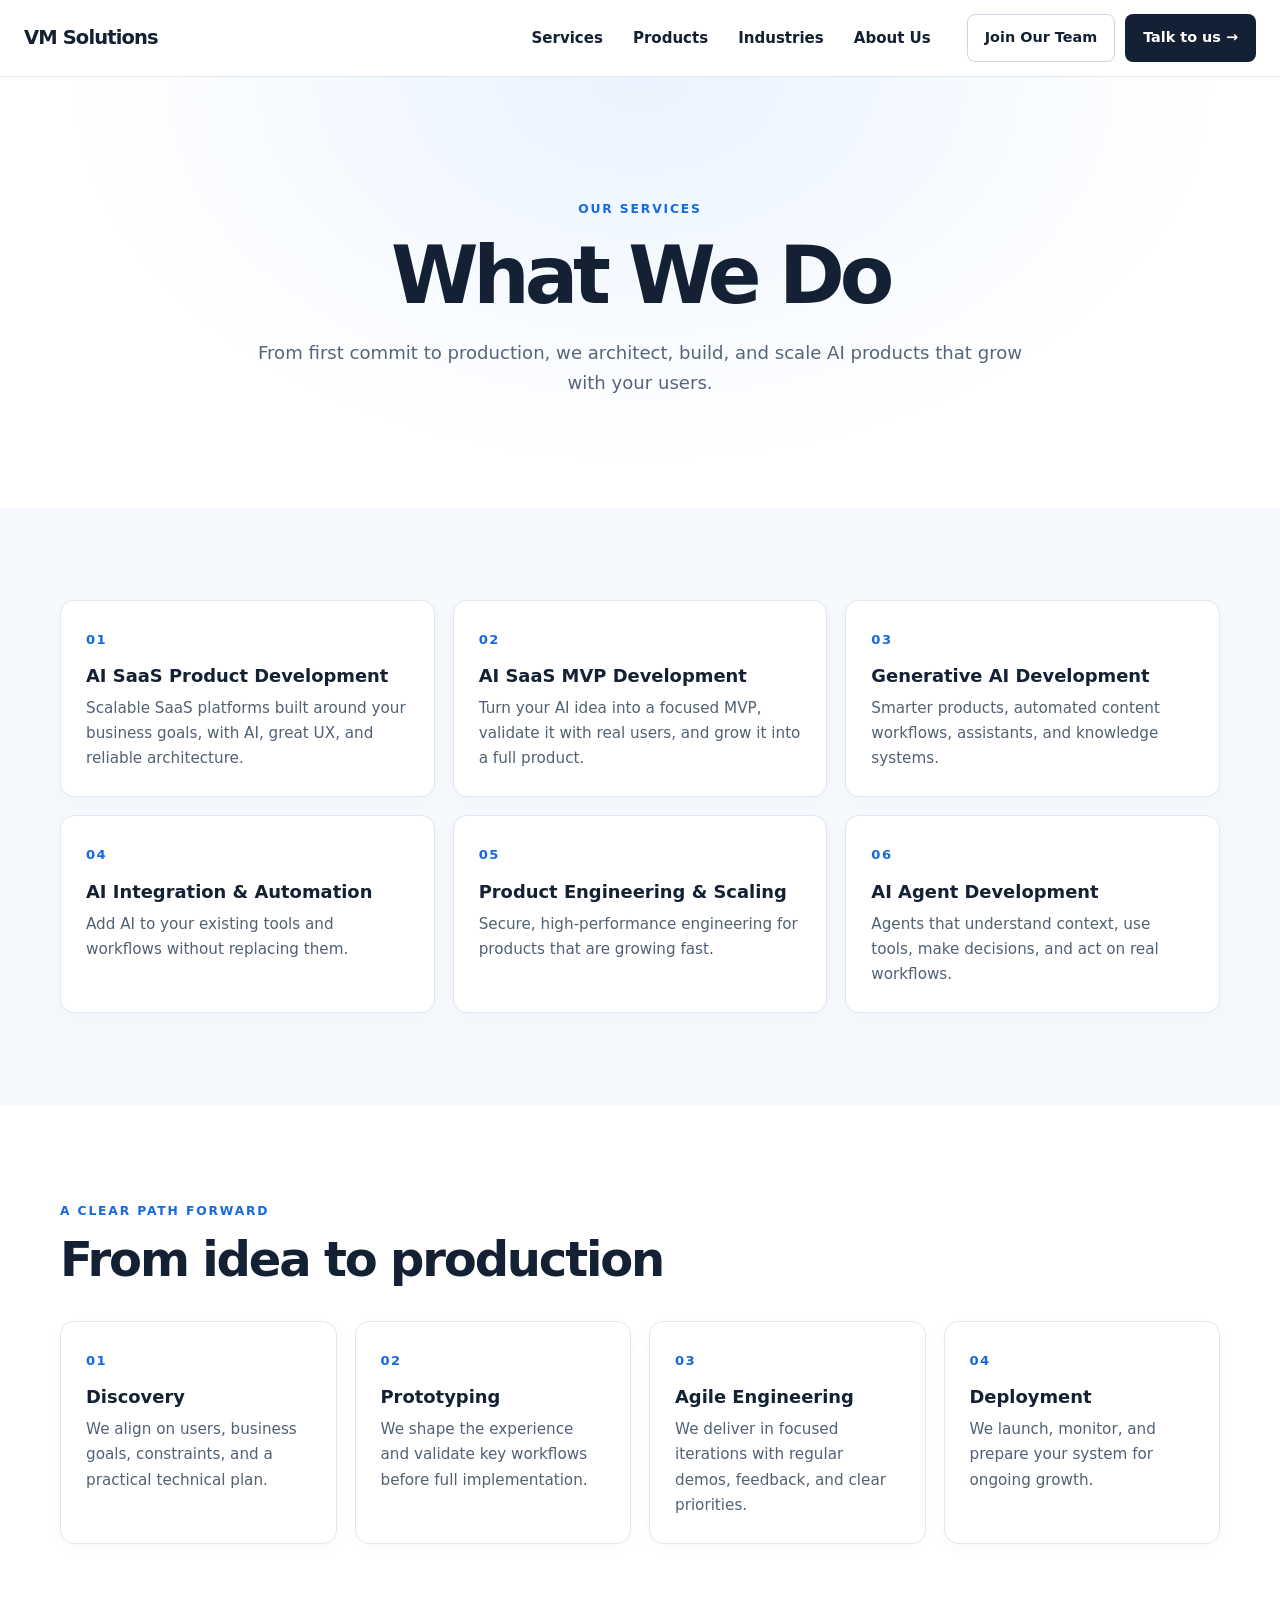
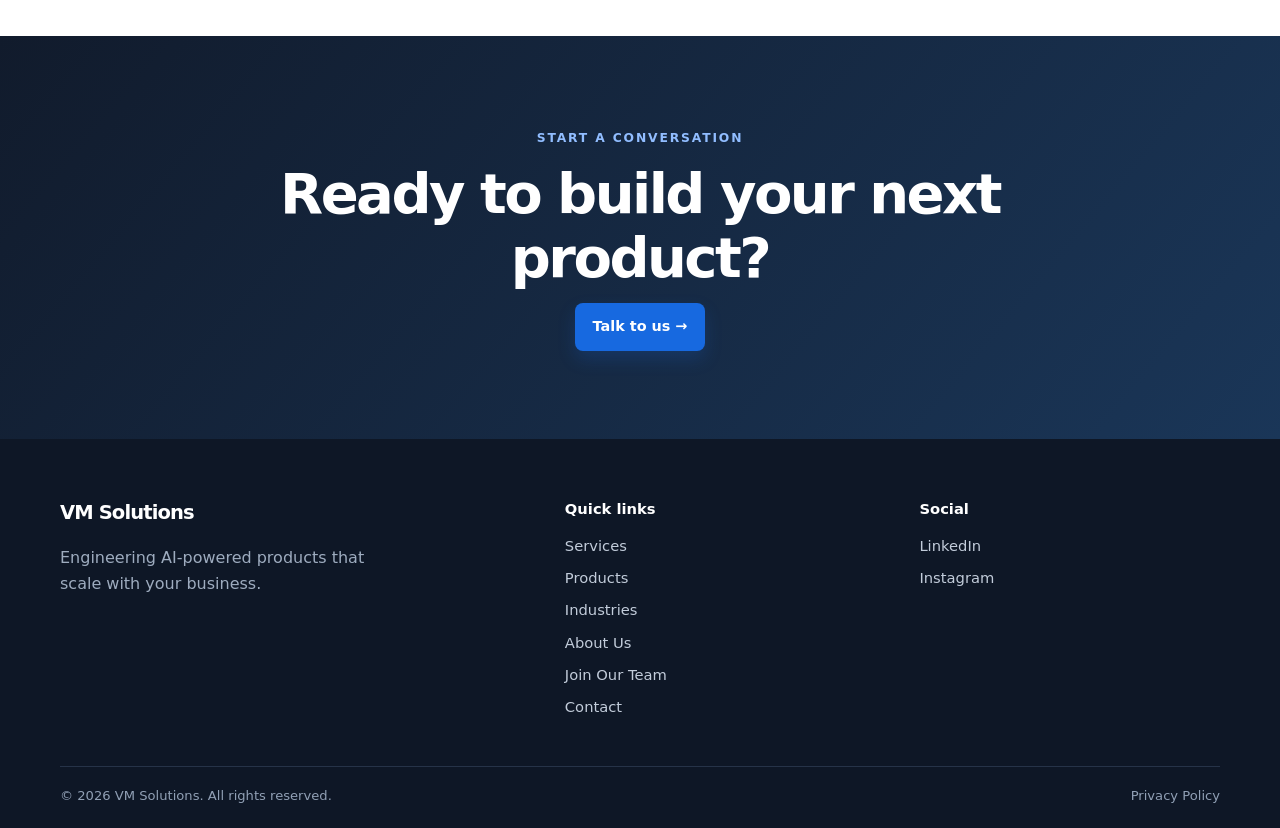
<file: services.html>
<!doctype html><html lang="en"><head><meta charset="utf-8"><meta name="viewport" content="width=device-width,initial-scale=1"><meta name="description" content="AI product engineering and SaaS development services from VM Solutions."><title>Services | VM Solutions</title><link rel="stylesheet" href="styles.css"><script src="script.js" defer></script></head><body>
<header class="site-header"><div class="nav-inner"><a class="brand" href="index.html">VM Solutions</a><button class="menu-toggle" aria-label="Open menu" aria-expanded="false" aria-controls="main-nav"><span></span><span></span><span></span></button><nav class="main-nav" id="main-nav"><a href="services.html">Services</a><a href="products.html">Products</a><a href="industries.html">Industries</a><a href="about.html">About Us</a><div class="mobile-actions"><a class="button button-outline" href="about.html#careers">Join Our Team</a><a class="button button-dark" href="contact.html">Talk to us</a></div></nav><div class="nav-actions"><a class="button button-outline" href="about.html#careers">Join Our Team</a><a class="button button-dark" href="contact.html">Talk to us →</a></div></div></header>
<main><section class="hero"><div class="container"><span class="eyebrow">Our services</span><h1>What We Do</h1><p>From first commit to production, we architect, build, and scale AI products that grow with your users.</p></div></section><section class="section section-tint"><div class="container card-grid three">
<article class="card"><span class="number">01</span><h3>AI SaaS Product Development</h3><p>Scalable SaaS platforms built around your business goals, with AI, great UX, and reliable architecture.</p></article><article class="card"><span class="number">02</span><h3>AI SaaS MVP Development</h3><p>Turn your AI idea into a focused MVP, validate it with real users, and grow it into a full product.</p></article><article class="card"><span class="number">03</span><h3>Generative AI Development</h3><p>Smarter products, automated content workflows, assistants, and knowledge systems.</p></article><article class="card"><span class="number">04</span><h3>AI Integration &amp; Automation</h3><p>Add AI to your existing tools and workflows without replacing them.</p></article><article class="card"><span class="number">05</span><h3>Product Engineering &amp; Scaling</h3><p>Secure, high-performance engineering for products that are growing fast.</p></article><article class="card"><span class="number">06</span><h3>AI Agent Development</h3><p>Agents that understand context, use tools, make decisions, and act on real workflows.</p></article>
</div></section><section class="section"><div class="container"><div class="section-heading"><span class="eyebrow">A clear path forward</span><h2>From idea to production</h2></div><div class="card-grid four"><article class="card"><span class="number">01</span><h3>Discovery</h3><p>We align on users, business goals, constraints, and a practical technical plan.</p></article><article class="card"><span class="number">02</span><h3>Prototyping</h3><p>We shape the experience and validate key workflows before full implementation.</p></article><article class="card"><span class="number">03</span><h3>Agile Engineering</h3><p>We deliver in focused iterations with regular demos, feedback, and clear priorities.</p></article><article class="card"><span class="number">04</span><h3>Deployment</h3><p>We launch, monitor, and prepare your system for ongoing growth.</p></article></div></div></section><section class="cta"><div class="container"><span class="eyebrow">Start a conversation</span><h2>Ready to build your next product?</h2><a class="button button-primary" href="contact.html">Talk to us →</a></div></section></main>
<footer class="footer"><div class="container footer-grid"><div><a class="brand footer-brand" href="index.html">VM Solutions</a><p>Engineering AI-powered products that scale with your business.</p></div><div><h2>Quick links</h2><a href="services.html">Services</a><a href="products.html">Products</a><a href="industries.html">Industries</a><a href="about.html">About Us</a><a href="about.html#careers">Join Our Team</a><a href="contact.html">Contact</a></div><div><h2>Social</h2><a href="https://www.linkedin.com/">LinkedIn</a><a href="https://www.instagram.com/">Instagram</a></div></div><div class="container footer-bottom"><span>© 2026 VM Solutions. All rights reserved.</span><a href="privacy.html">Privacy Policy</a></div></footer></body></html>
</file>
<file: styles.css>
:root{--ink:#142033;--body:#526174;--blue:#1769e0;--blue-dark:#0c52b8;--line:#e1e7ef;--soft:#f5f8fc;--navy:#101a2a;--white:#fff;--radius:14px;--shadow:0 16px 42px rgba(15,35,65,.07)}
*{box-sizing:border-box}html{scroll-behavior:smooth;scroll-padding-top:88px}body{margin:0;color:var(--body);font-family:Inter,ui-sans-serif,system-ui,-apple-system,"Segoe UI",sans-serif;line-height:1.65}a{color:inherit;text-decoration:none}button{font:inherit}.container{width:min(1160px,calc(100% - 48px));margin-inline:auto}.site-header{position:sticky;z-index:10;top:0;background:rgba(255,255,255,.94);backdrop-filter:blur(14px);border-bottom:1px solid var(--line)}.nav-inner{height:76px;width:min(1240px,calc(100% - 48px));margin:auto;display:flex;align-items:center;justify-content:space-between;gap:36px}.brand{color:var(--ink);font-size:1.22rem;letter-spacing:-.045em;font-weight:800;white-space:nowrap}.main-nav,.nav-actions{display:flex;align-items:center}.main-nav{gap:30px;margin-left:auto}.main-nav>a{font-size:.94rem;font-weight:650;color:var(--ink)}.main-nav>a:hover{color:var(--blue)}.nav-actions{gap:10px}.button{display:inline-flex;align-items:center;justify-content:center;gap:9px;padding:11px 17px;border:1px solid transparent;border-radius:8px;font-weight:700;font-size:.9rem;transition:transform .18s,background .18s,border-color .18s}.button:hover{transform:translateY(-2px)}.button-primary{color:white;background:var(--blue);box-shadow:0 8px 18px rgba(23,105,224,.2)}.button-primary:hover{background:var(--blue-dark)}.button-dark{color:white;background:var(--ink)}.button-dark:hover{background:#243650}.button-outline{color:var(--ink);border-color:#cbd5e1;background:white}.button-outline:hover{border-color:var(--blue);color:var(--blue)}.menu-toggle,.mobile-actions{display:none}.hero{position:relative;overflow:hidden;padding:118px 0 110px;background:radial-gradient(ellipse at 50% 0,#eaf3ff 0,rgba(255,255,255,0) 63%),#fff;text-align:center}.hero-content{position:relative}.eyebrow{color:var(--blue);font-size:.77rem;font-weight:800;letter-spacing:.15em;text-transform:uppercase}.hero h1{max-width:930px;margin:14px auto 20px;color:var(--ink);font-size:clamp(2.65rem,6.2vw,5rem);line-height:1.04;letter-spacing:-.065em}.hero p{max-width:780px;margin:0 auto;color:#566579;font-size:1.13rem}.actions{display:flex;justify-content:center;flex-wrap:wrap;gap:12px;margin-top:30px}.hero-orbit{position:relative;width:220px;height:36px;margin:60px auto -30px;border-top:1px solid #bdd6fa;border-radius:50%;opacity:.8}.hero-orbit:before,.hero-orbit:after{content:"";position:absolute;inset:-19px 22px 0;border:1px solid #d4e4fb;border-radius:50%;transform:rotate(12deg)}.hero-orbit:after{transform:rotate(-12deg)}.hero-orbit i,.hero-orbit b,.hero-orbit span{position:absolute;width:8px;height:8px;border-radius:50%;background:#4088ea;top:-4px;left:38px;box-shadow:0 0 0 5px #e2efff}.hero-orbit b{left:109px;top:16px}.hero-orbit span{left:176px;top:0;background:#8ab9f5}.section{padding:92px 0}.section-tint{background:var(--soft)}.section-heading{margin-bottom:34px}.section-heading h2,.careers h2,.cta h2{margin:8px 0 10px;color:var(--ink);font-size:clamp(2rem,3.8vw,3rem);line-height:1.15;letter-spacing:-.045em}.section-heading p{max-width:720px;margin:0;font-size:1.04rem}.card-grid{display:grid;gap:18px}.three{grid-template-columns:repeat(3,minmax(0,1fr))}.four{grid-template-columns:repeat(4,minmax(0,1fr))}.card{border:1px solid var(--line);border-radius:var(--radius);background:white;padding:25px;box-shadow:0 4px 14px rgba(20,32,51,.025);transition:transform .2s,border-color .2s,box-shadow .2s}.card:hover{transform:translateY(-3px);border-color:#b8d3f8;box-shadow:var(--shadow)}.number{display:inline-flex;color:var(--blue);font-size:.82rem;font-weight:800;letter-spacing:.11em}.card h3{margin:12px 0 8px;color:var(--ink);font-size:1.12rem;line-height:1.35}.card p{margin:0;font-size:.95rem}.text-link{display:inline-flex;align-items:center;gap:8px;margin-top:24px;color:var(--blue);font-weight:750}.text-link span{transition:transform .2s}.text-link:hover span{transform:translateX(4px)}.product-feature{display:grid;grid-template-columns:1fr 1fr;align-items:center;gap:64px}.molecule-panel{position:relative;display:grid;place-items:center;min-height:380px;overflow:hidden;border:1px solid #dbe6f3;border-radius:18px;background:radial-gradient(ellipse,#e4f0ff 0,#f8fbff 58%,#edf4fc)}.molecule-panel>span{position:absolute;bottom:22px;color:#75849a;font-size:.7rem;letter-spacing:.16em}.molecule{position:relative;width:230px;height:220px;border-radius:50%;background:radial-gradient(ellipse,rgba(40,111,222,.17),transparent 66%);filter:drop-shadow(0 12px 20px rgba(37,99,235,.12))}.molecule:before,.molecule:after{content:"";position:absolute;inset:36px 14px;border:2px solid rgba(37,99,235,.45);border-radius:50%;transform:rotate(35deg)}.molecule:after{transform:rotate(-35deg)}.molecule i,.molecule b{position:absolute;z-index:1;width:28px;height:28px;border-radius:50%;background:#2873dd;box-shadow:0 0 0 7px rgba(37,99,235,.12)}.molecule i:nth-child(1){left:42px;top:30px}.molecule i:nth-child(2){left:25px;top:140px;background:#38bdf8}.molecule i:nth-child(3){left:164px;top:33px;background:#60a5fa}.molecule i:nth-child(4){left:174px;top:143px;background:#1d4ed8}.molecule i:nth-child(5){left:98px;top:8px;width:18px;height:18px;background:#93c5fd}.molecule i:nth-child(6){left:97px;top:187px;width:18px;height:18px;background:#3b82f6}.molecule b{left:94px;top:91px;width:40px;height:40px;background:#0f1e35}.product-copy h3{margin:10px 0;color:var(--ink);font-size:2rem;letter-spacing:-.04em}.product-copy p{line-height:1.8}.product-copy ul{padding-left:20px;color:var(--ink);line-height:2}.dark-section{background:var(--navy)}.dark-section .section-heading h2{color:#fff}.dark-section .eyebrow{color:#8dbdff}.dark-card{min-height:220px;border-color:#2d3c52;background:linear-gradient(145deg,#17243a,#131e30);box-shadow:none}.dark-card h3{color:white}.dark-card p{color:#bcc7d7}.stats{padding:44px 0;background:#edf5ff;border-block:1px solid #dceaff}.stats-grid{display:grid;grid-template-columns:repeat(3,1fr);text-align:center}.stats-grid>div{display:flex;flex-direction:column;gap:4px;border-right:1px solid #c9dcf5}.stats-grid>div:last-child{border:0}.stats-grid strong{color:var(--blue);font-size:2.55rem;line-height:1.15;letter-spacing:-.05em}.stats-grid span{font-size:.92rem}.quote{display:flex;flex-direction:column;justify-content:space-between;min-height:215px;margin:0}.quote blockquote{margin:0;color:var(--ink);font-size:1.08rem;line-height:1.6}.quote figcaption{display:flex;flex-direction:column;margin-top:24px;font-size:.88rem}.quote figcaption strong{color:var(--ink)}.quote figcaption span{color:#718096}.faq-layout{display:grid;grid-template-columns:.8fr 1.2fr;gap:70px;align-items:start}.faq-list details{border-bottom:1px solid #d8e0e9;padding:18px 0}.faq-list details:first-child{border-top:1px solid #d8e0e9}.faq-list summary{position:relative;padding-right:30px;list-style:none;cursor:pointer;color:var(--ink);font-weight:720}.faq-list summary::-webkit-details-marker{display:none}.faq-list summary:after{position:absolute;right:2px;content:"+";color:var(--blue);font-size:1.3rem;top:-3px}.faq-list details[open] summary:after{content:"−"}.faq-list details p{margin:12px 30px 0 0}.careers{padding:56px 0;background:#fff;border-block:1px solid var(--line)}.careers-inner{display:flex;align-items:center;justify-content:space-between;gap:34px}.careers h2{font-size:clamp(1.8rem,3vw,2.45rem)}.careers p{max-width:700px;margin:0}.careers .button{flex-shrink:0}.cta{padding:88px 0;background:linear-gradient(130deg,#111b2c,#1a3658);text-align:center;color:#cbd5e1}.cta h2{max-width:790px;margin:12px auto;color:white;font-size:clamp(2.1rem,4.5vw,3.5rem)}.cta p{margin:0 auto 26px}.cta .eyebrow{color:#91bdff}.footer{padding:58px 0 22px;background:#0e1726;color:#c2ccda}.footer-grid{display:grid;grid-template-columns:1.5fr 1fr 1fr;gap:54px}.footer-brand{color:#fff}.footer-grid p{max-width:340px;color:#9eacbf}.footer-grid h2{margin:0 0 13px;color:#fff;font-size:.92rem}.footer-grid>div>a:not(.brand){display:block;margin:8px 0;font-size:.92rem}.footer a:hover{color:white}.footer-bottom{display:flex;justify-content:space-between;gap:16px;margin-top:38px;padding-top:18px;border-top:1px solid #263348;color:#91a0b5;font-size:.82rem}.mobile-actions{display:none}
@media(max-width:950px){.nav-inner{gap:20px}.main-nav{gap:18px}.nav-actions .button{padding:10px 12px;font-size:.82rem}.four{grid-template-columns:repeat(2,minmax(0,1fr))}.product-feature{gap:38px}.card{padding:22px}}
@media(max-width:700px){html{scroll-padding-top:70px}.container,.nav-inner{width:calc(100% - 36px)}.nav-inner{height:68px}.menu-toggle{display:flex;flex-direction:column;justify-content:center;gap:5px;width:42px;height:42px;padding:10px;border:1px solid var(--line);border-radius:8px;background:#fff}.menu-toggle span{display:block;width:100%;height:2px;background:var(--ink);transition:transform .2s,opacity .2s}.menu-toggle[aria-expanded=true] span:first-child{transform:translateY(7px) rotate(45deg)}.menu-toggle[aria-expanded=true] span:nth-child(2){opacity:0}.menu-toggle[aria-expanded=true] span:last-child{transform:translateY(-7px) rotate(-45deg)}.nav-actions{display:none}.main-nav{display:none;position:absolute;top:68px;left:0;right:0;padding:12px 22px 22px;background:white;border-bottom:1px solid var(--line);box-shadow:0 18px 24px rgba(15,35,65,.08)}.main-nav.is-open{display:flex;flex-direction:column;align-items:stretch;gap:0}.main-nav>a{padding:12px 0;border-bottom:1px solid #eef1f5}.mobile-actions{display:flex;flex-direction:column;gap:9px;padding-top:16px}.hero{padding:78px 0}.hero h1{font-size:clamp(2.55rem,12vw,4rem)}.hero p{font-size:1rem}.hero-orbit{margin-top:48px}.section{padding:66px 0}.section-heading{margin-bottom:26px}.three,.four{grid-template-columns:1fr}.product-feature{grid-template-columns:1fr;gap:30px}.molecule-panel{min-height:290px}.product-copy h3{font-size:1.75rem}.stats-grid{gap:5px}.stats-grid strong{font-size:1.85rem}.stats-grid span{font-size:.76rem}.stats-grid>div{padding:0 4px}.faq-layout{grid-template-columns:1fr;gap:20px}.careers-inner{align-items:flex-start;flex-direction:column}.careers .button{width:100%}.footer-grid{grid-template-columns:1fr;gap:26px}.footer-bottom{flex-direction:column}.quote{min-height:0}}
@media(prefers-reduced-motion:reduce){*,*::before,*::after{scroll-behavior:auto!important;transition:none!important}}
.contact-layout{display:grid;grid-template-columns:.8fr 1.2fr;gap:54px;align-items:start}.contact-info h2{color:var(--ink);font-size:1.8rem;line-height:1.2}.contact-info a{color:var(--blue);font-weight:700}.contact-form{display:flex;flex-direction:column;gap:10px;padding:30px;border:1px solid var(--line);border-radius:var(--radius);background:#fff;box-shadow:var(--shadow)}.contact-form label{margin-top:7px;color:var(--ink);font-size:.85rem;font-weight:700}.contact-form input,.contact-form select,.contact-form textarea{width:100%;border:1px solid #ccd5e1;border-radius:8px;background:#fff;padding:12px;color:var(--ink);font:inherit}.contact-form input:focus,.contact-form select:focus,.contact-form textarea:focus{outline:3px solid #d8e9ff;border-color:#6ba2ed}.contact-form textarea{resize:vertical}.contact-form button{align-self:flex-start;margin-top:8px;cursor:pointer}.form-note{margin:0;color:#718096;font-size:.82rem}
@media(max-width:700px){.contact-layout{grid-template-columns:1fr;gap:28px}.contact-form{padding:22px}.contact-form button{width:100%}}
.case-list{display:grid;gap:24px}.case-card h2{margin:8px 0 20px;color:var(--ink);font-size:1.65rem;line-height:1.2}.case-columns{display:grid;grid-template-columns:1.3fr .7fr;gap:32px}.case-columns h3{margin:18px 0 4px;color:var(--ink);font-size:.95rem}.case-columns p{margin:4px 0}.case-result{align-self:stretch;padding:20px;border-radius:10px;background:#f3f7fc}.case-result strong{color:var(--ink)}
@media(max-width:700px){.case-columns{grid-template-columns:1fr}.case-card{padding:20px}}
.process-list{display:grid;gap:16px}.process-card{display:grid;grid-template-columns:52px 1fr;gap:20px;align-items:start}.process-card h2{margin:0 0 7px;color:var(--ink);font-size:1.2rem}.process-card p{margin:0 0 8px}.process-card small{color:#718096;font-size:.84rem}
@media(max-width:700px){.process-card{grid-template-columns:38px 1fr;gap:12px;padding:20px}.process-card h2{font-size:1.08rem}}
</file>
